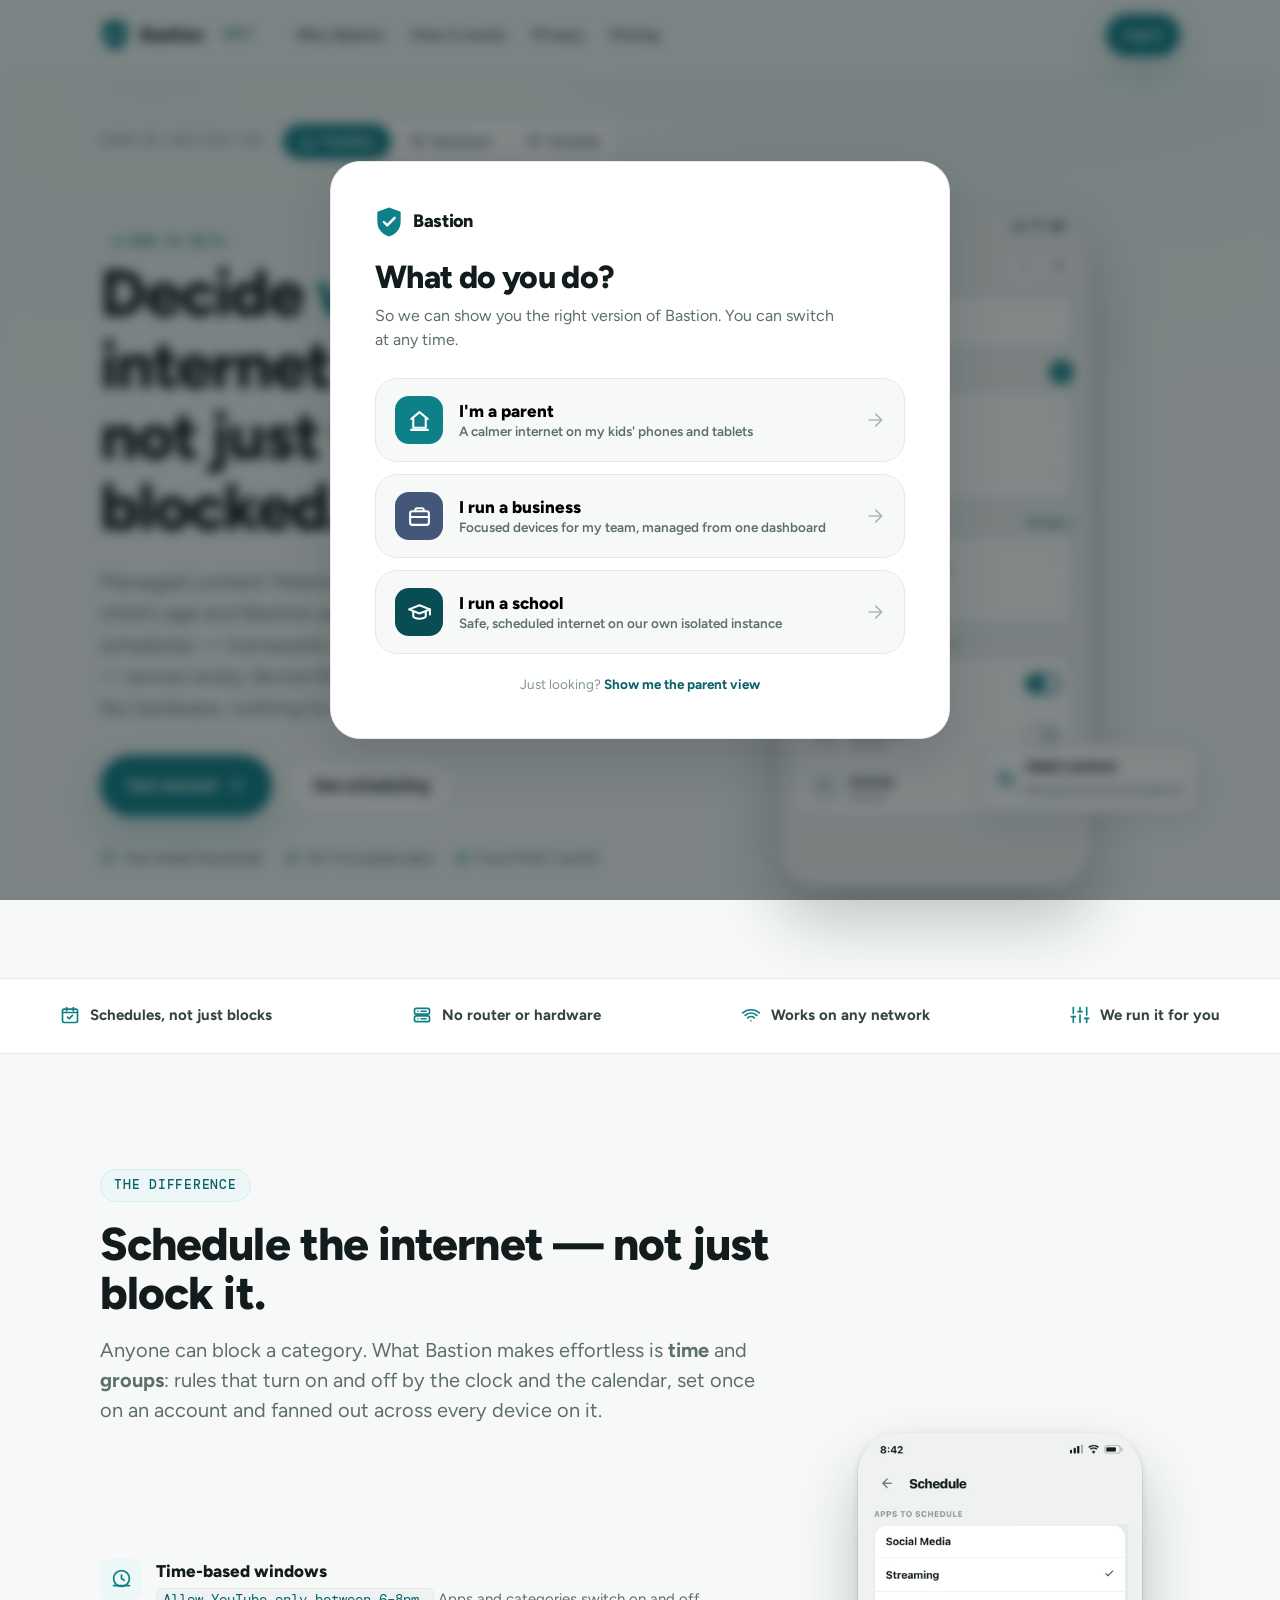
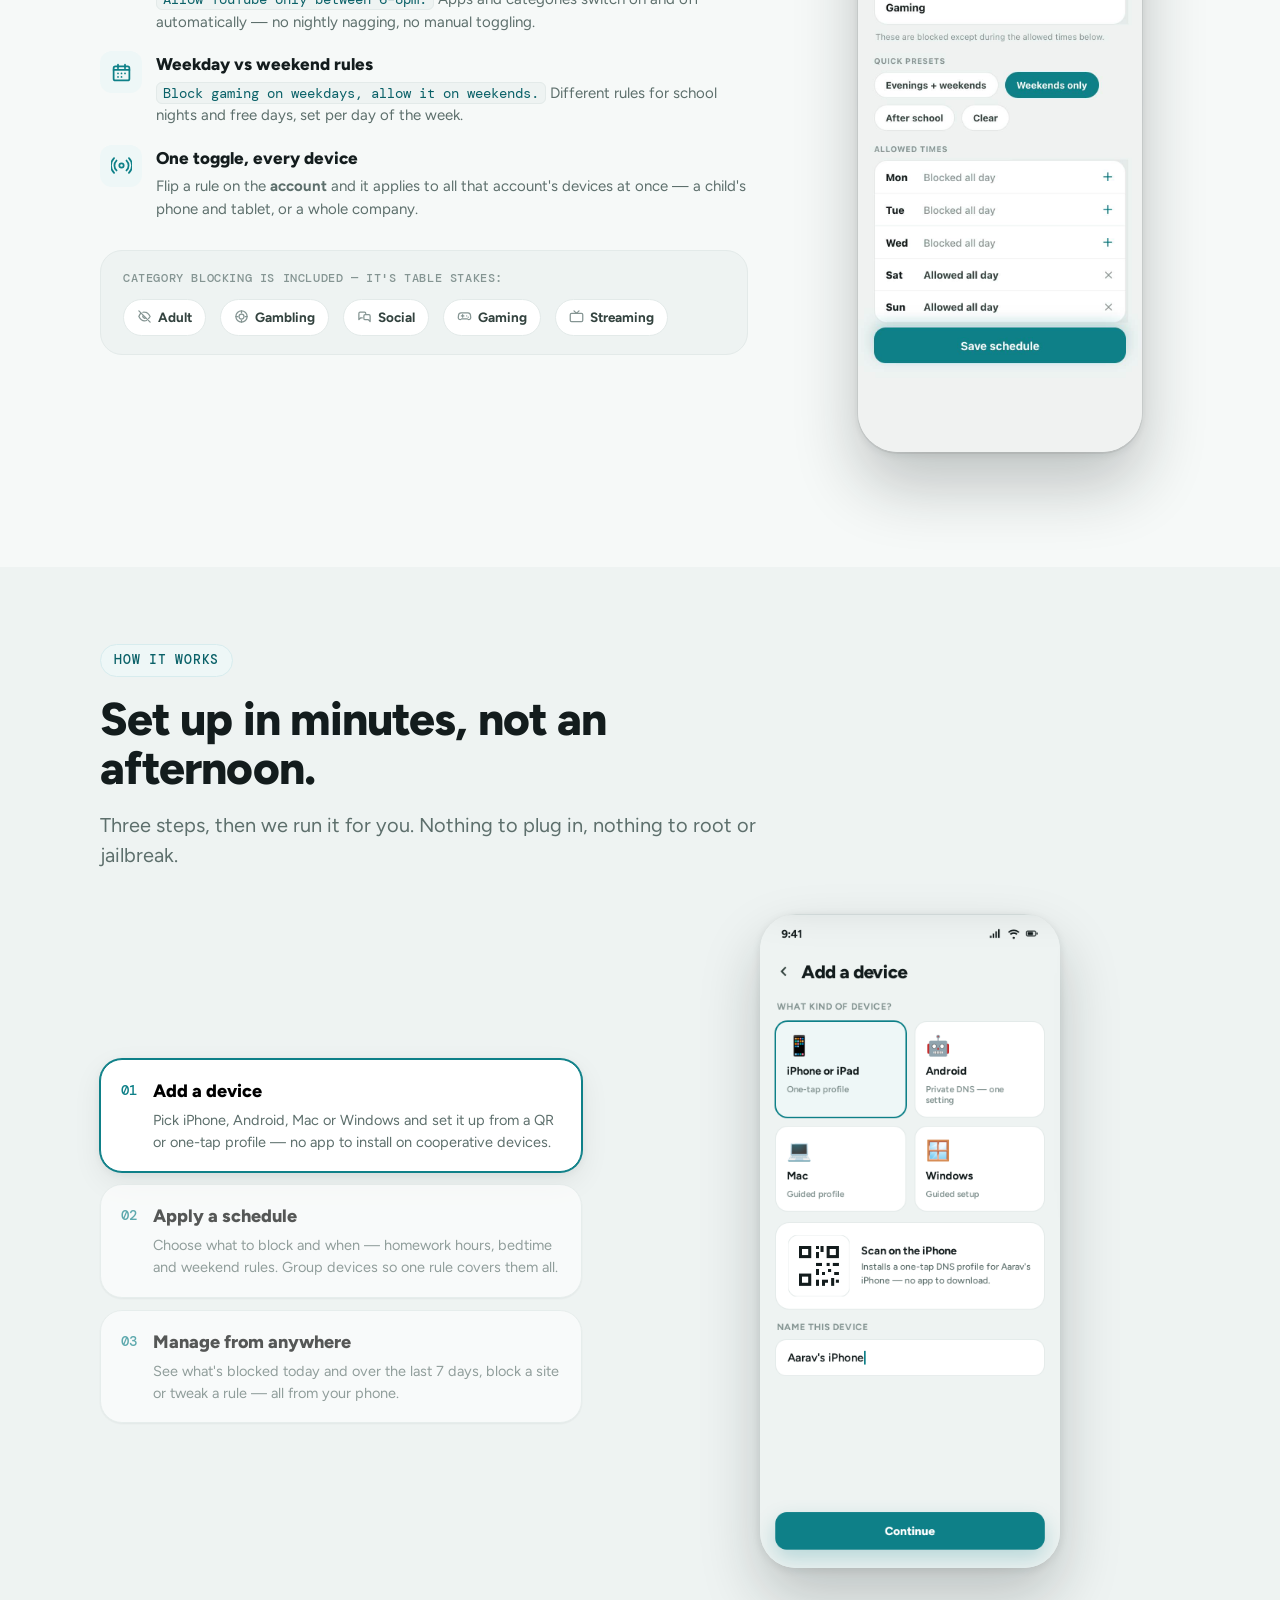
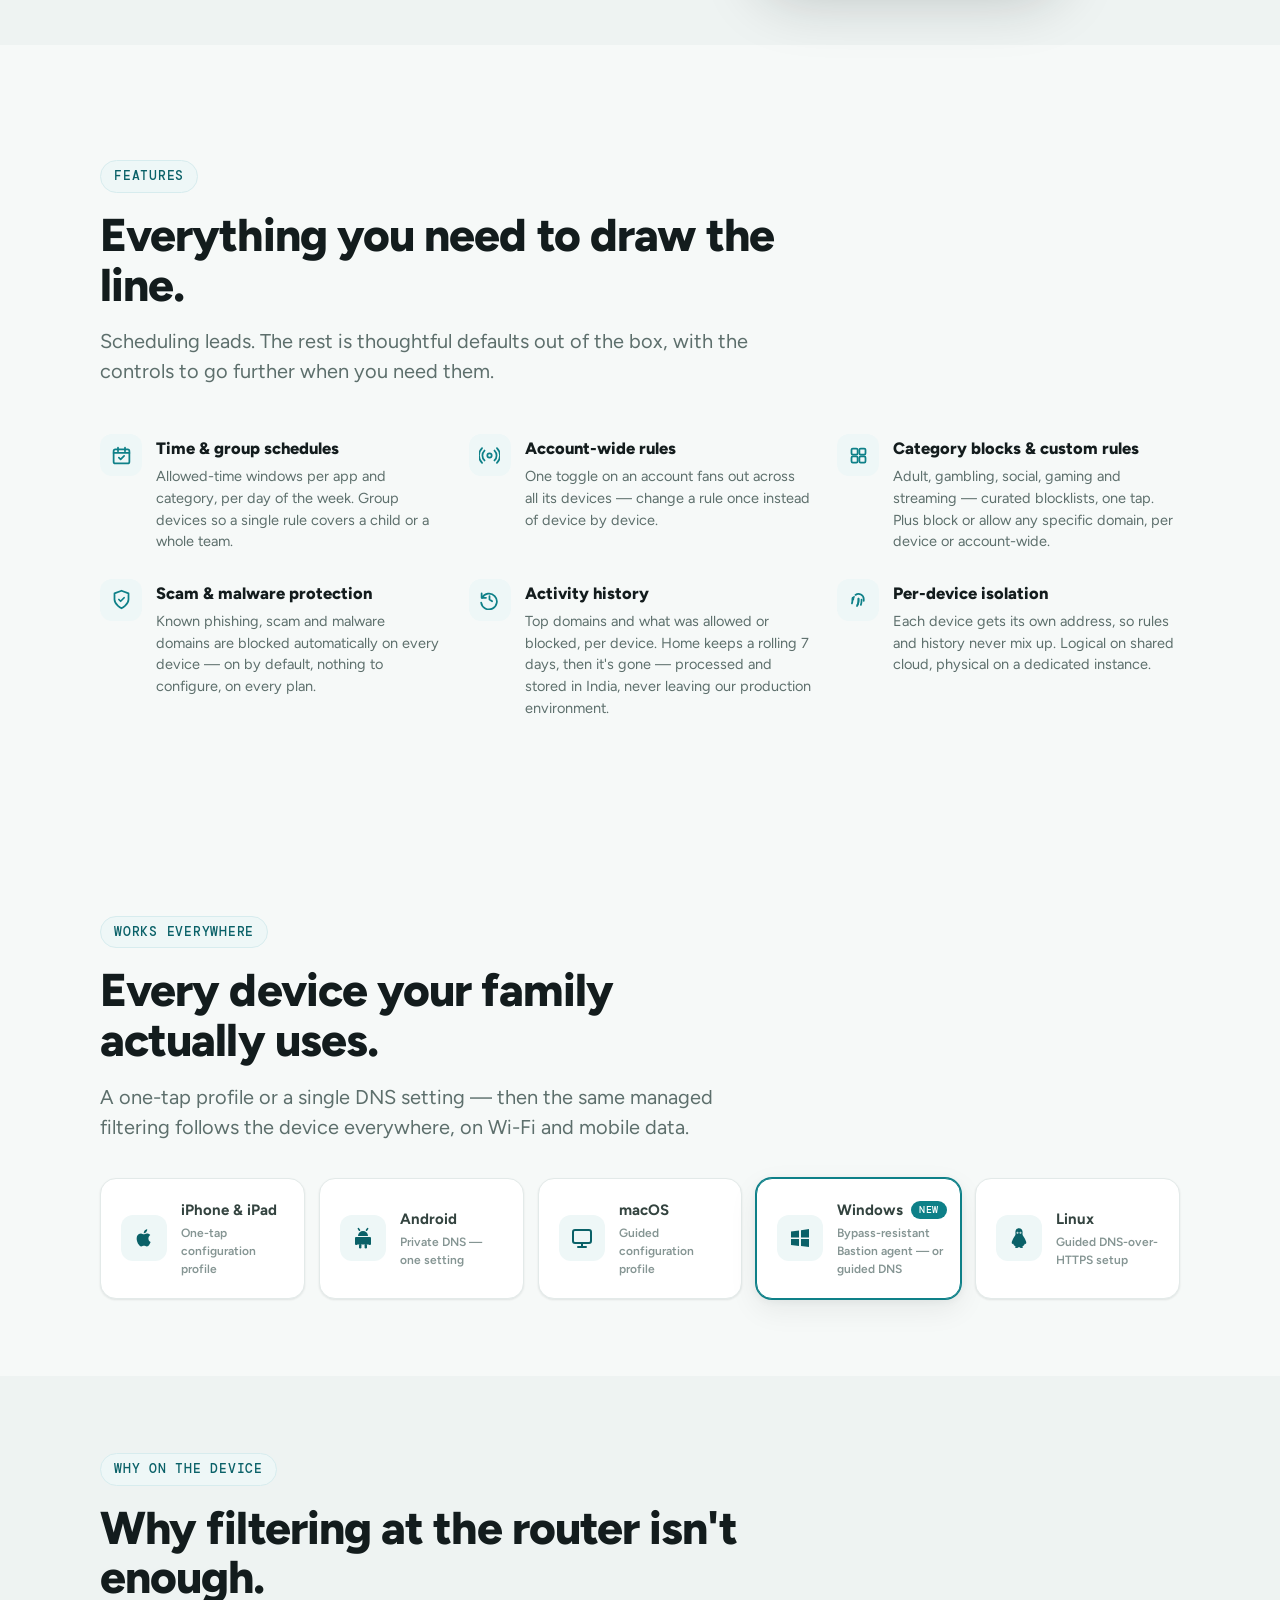
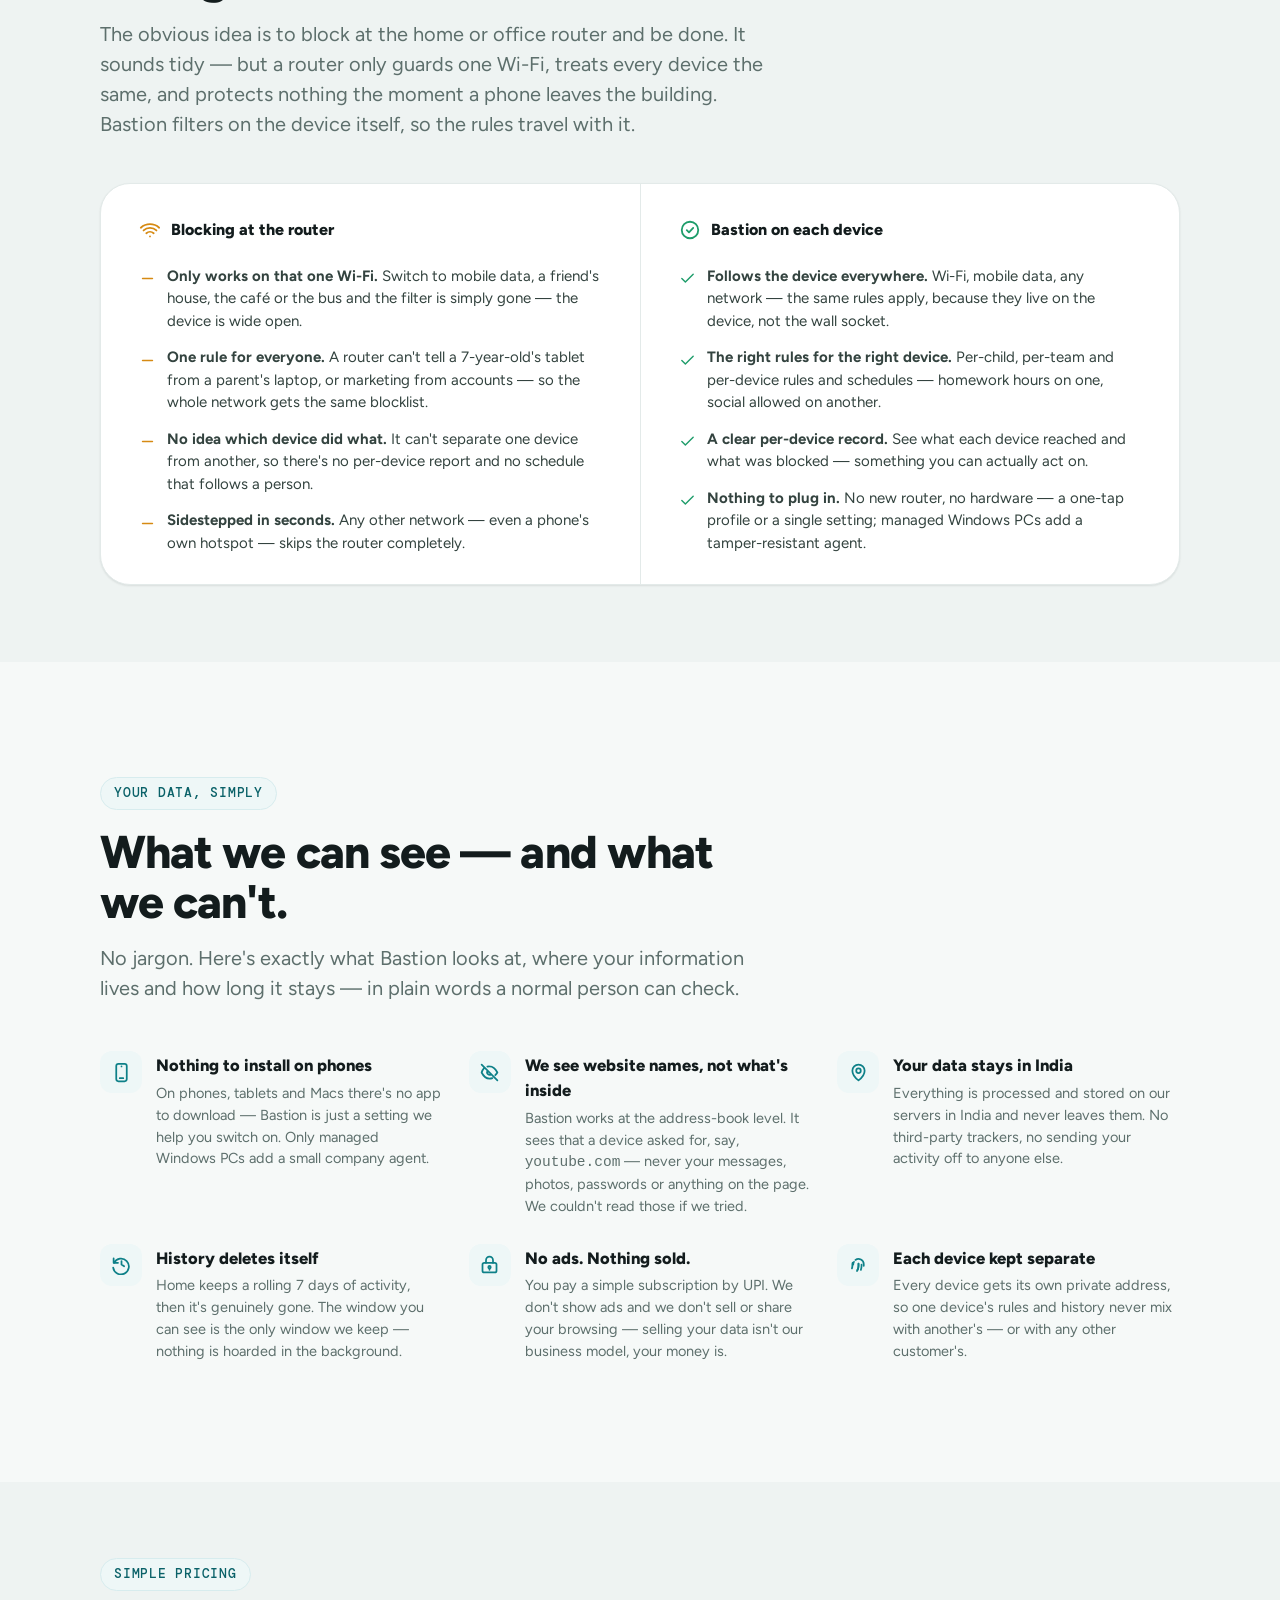
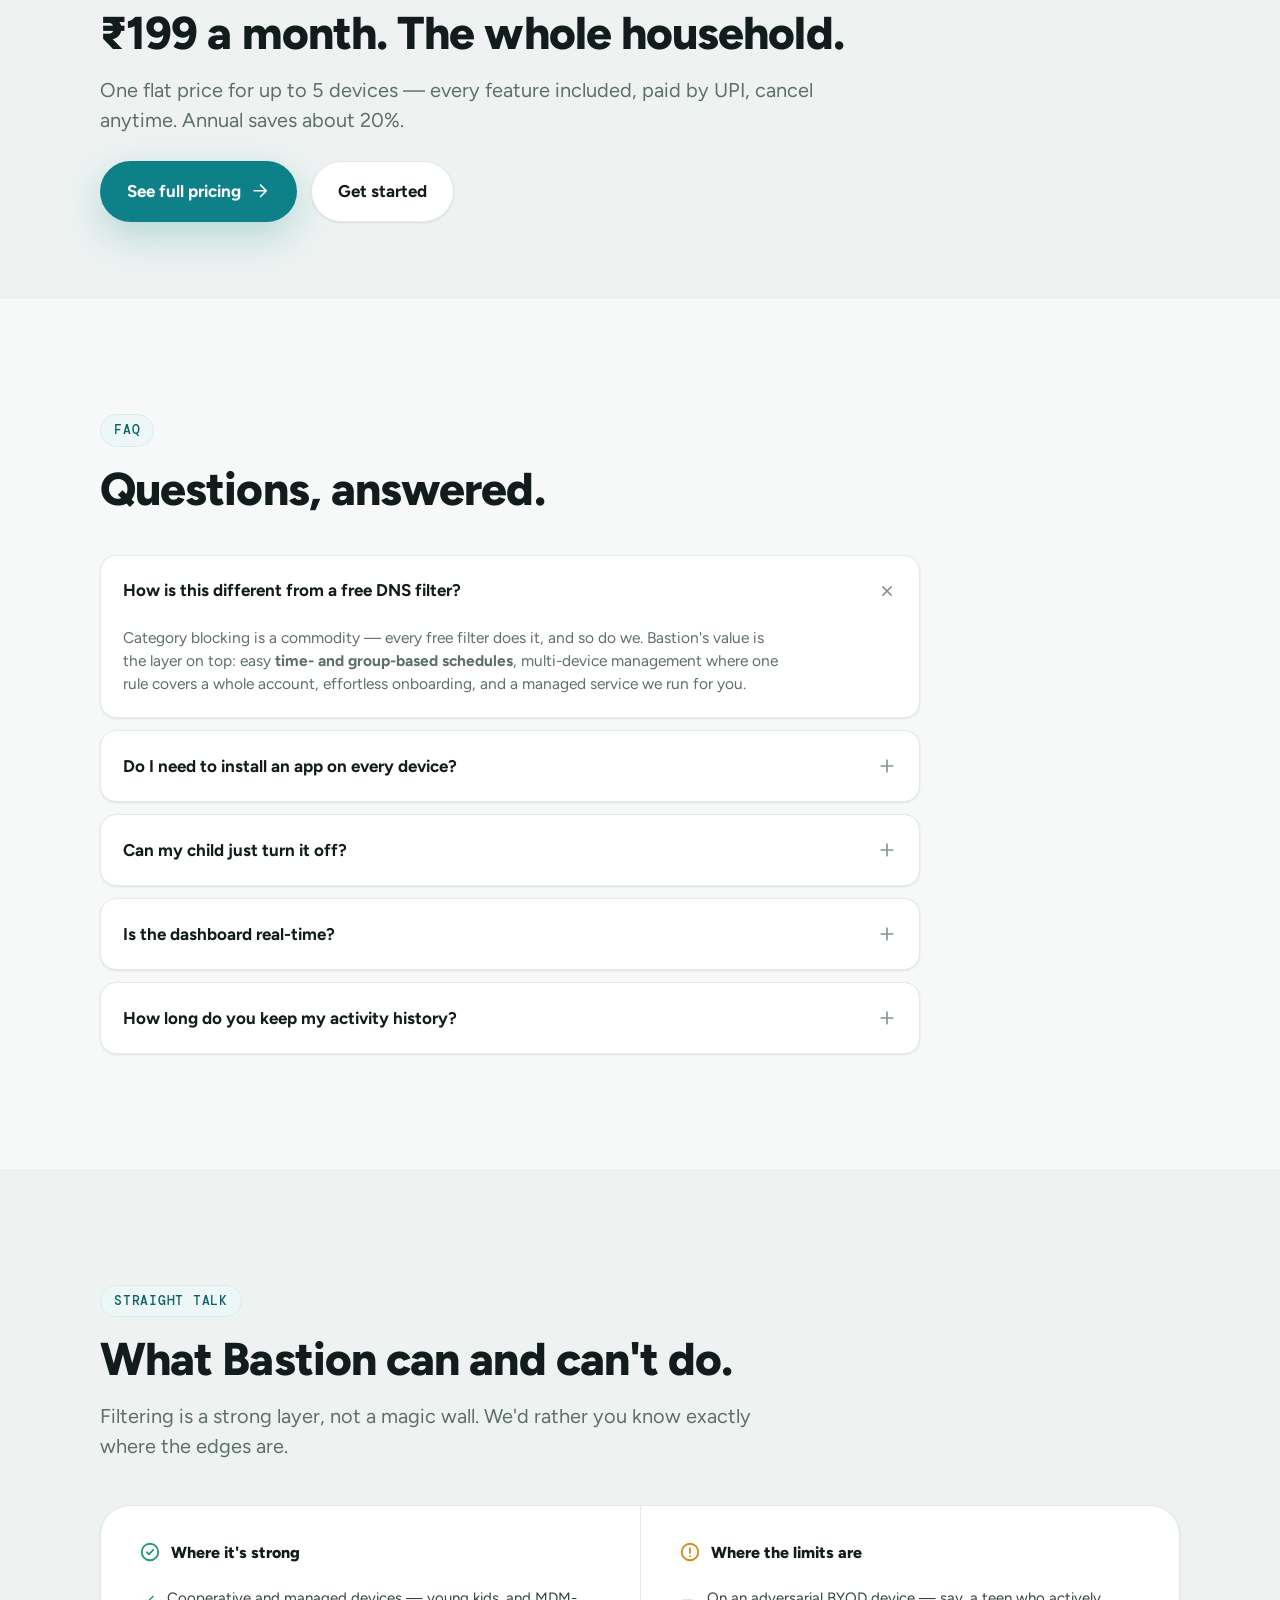
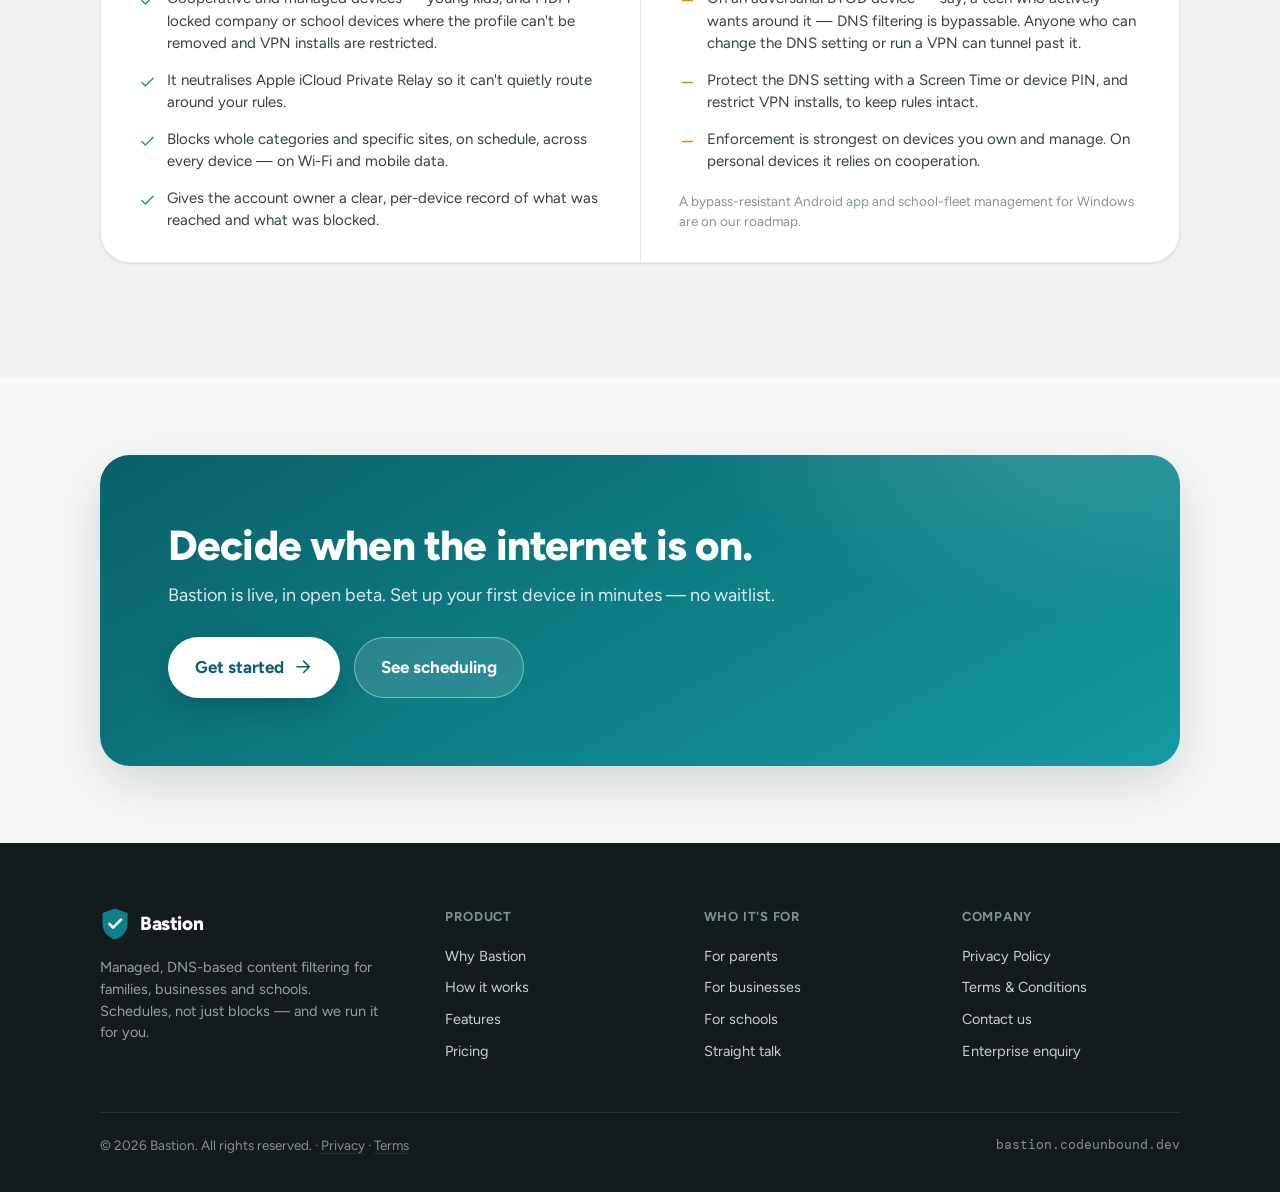
<file: index.html>
<!DOCTYPE html>
<html lang="en" data-persona="family">
<head>
  <meta charset="UTF-8" />
  <meta name="viewport" content="width=device-width, initial-scale=1.0" />
  <title>Bastion — Schedule the internet on the devices you manage</title>
  <meta name="description" content="Bastion is managed DNS-based content filtering for Indian families, businesses and schools. Set time- and group-based schedules — not just category blocks — and run it all from one place." />

  <link rel="preconnect" href="https://fonts.googleapis.com" />
  <link rel="preconnect" href="https://fonts.gstatic.com" crossorigin />
  <link href="https://fonts.googleapis.com/css2?family=Figtree:wght@400;500;600;700;800&family=DM+Mono:wght@400;500&display=swap" rel="stylesheet" />
  <link rel="stylesheet" href="bastion-site.css" />
  <link rel="icon" type="image/svg+xml" href="/favicon.svg" />
  <link rel="icon" type="image/png" sizes="32x32" href="/favicon-32.png" />
  <link rel="icon" type="image/png" sizes="16x16" href="/favicon-16.png" />
  <link rel="apple-touch-icon" href="/apple-touch-icon.png" />
  <meta property="og:type" content="website" />
  <meta property="og:site_name" content="Bastion" />
  <meta property="og:title" content="Bastion — Schedule the internet on the devices you manage" />
  <meta property="og:description" content="Managed DNS-based content filtering for Indian families, businesses and schools. Time- and group-based schedules — not just category blocks — run for you from one place." />
  <meta property="og:url" content="https://bastion.codeunbound.dev/" />
  <meta property="og:image" content="https://bastion.codeunbound.dev/og-image.png" />
  <meta name="twitter:card" content="summary" />
  <meta name="twitter:title" content="Bastion" />
  <meta name="twitter:description" content="Managed content filtering with time- and group-based scheduling for families, businesses and schools." />
  <meta name="twitter:image" content="https://bastion.codeunbound.dev/og-image.png" />
  <style>
    .hero__switchbar { display: flex; align-items: center; gap: 14px; flex-wrap: wrap; padding-top: clamp(28px, 4vw, 48px); }
    .hero__switchbar .lab { font-family: var(--mono); font-size: 12.5px; font-weight: 500; text-transform: uppercase; letter-spacing: .05em; color: var(--ink-400); }
    .hero .hero__grid { padding-top: clamp(28px, 4vw, 44px); }
  </style>
</head>
<body>

  <!-- ============================== PERSONA GATE ============================== -->
  <div class="gate" id="gate" role="dialog" aria-modal="true" aria-labelledby="gate-title">
    <div class="gate__card">
      <div class="gate__mark">
        <svg viewBox="0 0 30 34" fill="none" xmlns="http://www.w3.org/2000/svg" aria-hidden="true">
          <path d="M15 1.5 L27.5 6 V16.5 C27.5 25 21.8 30.4 15 32.5 C8.2 30.4 2.5 25 2.5 16.5 V6 Z" fill="#0e8088"/>
          <path d="M9.5 17 l3.6 3.6 L21 12.6" stroke="#fff" stroke-width="2.6" fill="none" stroke-linecap="round" stroke-linejoin="round"/>
        </svg>
        Bastion
      </div>
      <h2 id="gate-title">What do you do?</h2>
      <p class="gate__sub">So we can show you the right version of Bastion. You can switch at any time.</p>
      <div class="gate__opts">
        <button class="gate__opt gate__opt--f" onclick="choosePersona('family')">
          <span class="gate__opt-ic"><i class="ph-fill ph-house-line"></i></span>
          <span><span class="gate__opt-tt">I'm a parent</span><span class="gate__opt-ds">A calmer internet on my kids' phones and tablets</span></span>
          <i class="ph ph-arrow-right gate__opt-go"></i>
        </button>
        <button class="gate__opt gate__opt--b" onclick="choosePersona('business')">
          <span class="gate__opt-ic"><i class="ph-fill ph-briefcase"></i></span>
          <span><span class="gate__opt-tt">I run a business</span><span class="gate__opt-ds">Focused devices for my team, managed from one dashboard</span></span>
          <i class="ph ph-arrow-right gate__opt-go"></i>
        </button>
        <button class="gate__opt gate__opt--s" onclick="choosePersona('school')">
          <span class="gate__opt-ic"><i class="ph-fill ph-graduation-cap"></i></span>
          <span><span class="gate__opt-tt">I run a school</span><span class="gate__opt-ds">Safe, scheduled internet on our own isolated instance</span></span>
          <i class="ph ph-arrow-right gate__opt-go"></i>
        </button>
      </div>
      <p class="gate__skip">Just looking? <button onclick="choosePersona('family')">Show me the parent view</button></p>
    </div>
  </div>

  <!-- ============================== NAV ============================== -->
  <header class="nav" id="nav">
    <div class="wrap nav__in">
      <a class="brand" href="index.html" data-screen-label="logo">
        <svg class="brand__mark" viewBox="0 0 30 34" fill="none" xmlns="http://www.w3.org/2000/svg" aria-hidden="true">
          <path d="M15 1.5 L27.5 6 V16.5 C27.5 25 21.8 30.4 15 32.5 C8.2 30.4 2.5 25 2.5 16.5 V6 Z" fill="#0e8088"/>
          <path d="M9.5 17 l3.6 3.6 L21 12.6" stroke="#fff" stroke-width="2.6" fill="none" stroke-linecap="round" stroke-linejoin="round"/>
        </svg>
        Bastion<span class="brand__beta">Beta</span>
      </a>
      <nav class="nav__links">
        <a href="#why">Why Bastion</a>
        <a href="#how">How it works</a>
        <a href="#privacy">Privacy</a>
        <a href="pricing.html">Pricing</a>
      </nav>
      <div class="nav__spacer"></div>
      <div class="nav__cta">
        <a class="btn btn--primary btn--sm" href="https://dash.bastion.codeunbound.dev">Log in</a>
      </div>
    </div>
  </header>

  <!-- ============================== HERO ============================== -->
  <section class="hero">
    <div class="wrap">
      <div class="hero__switchbar" data-screen-label="persona switch">
        <span class="lab">Show me Bastion for</span>
        <div class="pswitch" id="pswitch" role="tablist" aria-label="Choose your view">
          <button data-p="family" role="tab" onclick="setPersona('family', true)"><i class="ph-fill ph-house-line"></i><span>Families</span></button>
          <button data-p="business" role="tab" onclick="setPersona('business', true)"><i class="ph-fill ph-briefcase"></i><span>Business</span></button>
          <button data-p="school" role="tab" onclick="setPersona('school', true)"><i class="ph-fill ph-graduation-cap"></i><span>Schools</span></button>
        </div>
      </div>

      <!-- FAMILY -->
      <div class="hero__variant" data-for="family" data-screen-label="hero · family">
        <div class="hero__grid">
          <div class="hero__copy">
            <span class="eyebrow"><span class="dot"></span> Now in beta</span>
            <h1>Decide <span class="accent">when</span> the internet is on — not just what's blocked.</h1>
            <p class="hero__sub">Managed content filtering for your kids' devices. Pick a child's age and Bastion applies sensible rules and schedules — homework hours, bedtime, weekend limits — across every device they use. Set it once; it runs itself. No hardware, nothing to install on cooperative devices.</p>
            <div class="hero__cta">
              <a class="btn btn--primary btn--lg" href="https://dash.bastion.codeunbound.dev">Get started <i class="ph ph-arrow-right"></i></a>
              <a class="btn btn--ghost btn--lg" href="#why">See scheduling</a>
            </div>
            <div class="hero__trust">
              <span><i class="ph-fill ph-check-circle"></i> Your whole household</span>
              <span><i class="ph-fill ph-check-circle"></i> Wi-Fi &amp; mobile data</span>
              <span><i class="ph-fill ph-check-circle"></i> From ₹149 / month</span>
            </div>
          </div>
          <div class="hero__visual">
            <div class="phone-glow"></div>
            <img class="app-shot" src="img/app-family.png" alt="Bastion family dashboard — devices and schedules" />
            <div class="float-chip float-chip--a">
              <i class="ph-fill ph-moon-stars" style="color:var(--teal-600)"></i>
              <span><b>Bedtime · 9:30 PM</b><small>Applies to every device</small></span>
            </div>
            <div class="float-chip float-chip--b">
              <i class="ph-fill ph-eye-slash" style="color:var(--teal-600)"></i>
              <span><b>Adult content</b><small>Blocked across the household</small></span>
            </div>
          </div>
        </div>
      </div>

      <!-- BUSINESS -->
      <div class="hero__variant" data-for="business" data-screen-label="hero · business">
        <div class="hero__grid">
          <div class="hero__copy">
            <span class="eyebrow"><span class="dot"></span> Now in beta</span>
            <h1>The office filter that <span class="accent">doesn’t get switched off.</span></h1>
            <p class="hero__sub">Managed content filtering for the devices you run. A flat DNS block breaks someone's job by lunchtime — Bastion does groups: each team gets rules that fit its work, scam and phishing domains stay blocked for everyone, and per-employee reports show what's happening on the devices you own. No IT hire needed.</p>
            <div class="hero__cta">
              <a class="btn btn--primary btn--lg" href="https://dash.bastion.codeunbound.dev">Get started <i class="ph ph-arrow-right"></i></a>
              <a class="btn btn--ghost btn--lg" href="#how">See how it works</a>
            </div>
            <div class="hero__trust">
              <span><i class="ph-fill ph-check-circle"></i> Different rules per team</span>
              <span><i class="ph-fill ph-check-circle"></i> MDM &amp; BYOD setup</span>
              <span><i class="ph-fill ph-check-circle"></i> From ₹499 / month</span>
            </div>
          </div>
          <div class="hero__visual">
            <div class="phone-glow"></div>
            <img class="app-shot app-shot--desk" src="img/app-business.png" alt="Bastion Fleet console — a company's Windows agents and managed phones in one roster" />
            <div class="float-chip float-chip--a">
              <i class="ph-fill ph-shield-check" style="color:var(--slate-600)"></i>
              <span><b>Scam link blocked</b><small>Automatic, on every device</small></span>
            </div>
            <div class="float-chip float-chip--b">
              <i class="ph-fill ph-squares-four" style="color:var(--slate-600)"></i>
              <span><b>Marketing · social allowed</b><small>Back office · blocked all day</small></span>
            </div>
          </div>
        </div>
      </div>

      <!-- SCHOOL -->
      <div class="hero__variant" data-for="school" data-screen-label="hero · school">
        <div class="hero__grid">
          <div class="hero__copy">
            <span class="eyebrow"><span class="dot"></span> Now in beta</span>
            <h1>A <span class="accent">safe</span>, age-appropriate internet on every school device.</h1>
            <p class="hero__sub">Parents trust your school with their children. Bastion helps you show that trust is kept — age-appropriate rules for every grade, a documented record if a parent or the board ever asks, and exam lockdown — all run for you on your own isolated instance, with support and an SLA.</p>
            <div class="hero__cta">
              <a class="btn btn--primary btn--lg" href="mailto:support@bastion.codeunbound.dev?subject=Bastion%20for%20schools">Talk to us <i class="ph ph-arrow-right"></i></a>
              <a class="btn btn--ghost btn--lg" href="#how">See how it works</a>
            </div>
            <div class="hero__trust">
              <span><i class="ph-fill ph-check-circle"></i> Dedicated isolated instance</span>
              <span><i class="ph-fill ph-check-circle"></i> Reporting &amp; 30 / 90-day history</span>
              <span><i class="ph-fill ph-check-circle"></i> Support &amp; SLA</span>
            </div>
          </div>
          <div class="hero__visual">
            <div class="phone-glow"></div>
            <img class="app-shot app-shot--desk" src="img/app-school.png" alt="Bastion Activity console — per-device record across the school's fleet on a dedicated instance" />
            <div class="float-chip float-chip--a">
              <i class="ph-fill ph-exam" style="color:var(--teal-800)"></i>
              <span><b>Exam lockdown</b><small>Tighten rules for exam week</small></span>
            </div>
            <div class="float-chip float-chip--b">
              <i class="ph-fill ph-file-text" style="color:var(--teal-800)"></i>
              <span><b>Safeguarding report</b><small>A record for parents &amp; management</small></span>
            </div>
          </div>
        </div>
      </div>
    </div>
  </section>

  <!-- ============================== TRUST STRIP ============================== -->
  <div class="strip">
    <div class="pv" data-for="family">
      <div class="wrap strip__in">
        <div class="strip__item"><i class="ph-fill ph-calendar-check"></i> Schedules, not just blocks</div>
        <div class="strip__item"><i class="ph-fill ph-hard-drives"></i> No router or hardware</div>
        <div class="strip__item"><i class="ph-fill ph-wifi-high"></i> Works on any network</div>
        <div class="strip__item"><i class="ph-fill ph-faders"></i> We run it for you</div>
      </div>
    </div>
    <div class="pv" data-for="business">
      <div class="wrap strip__in">
        <div class="strip__item"><i class="ph-fill ph-squares-four"></i> Different rules for different teams</div>
        <div class="strip__item"><i class="ph-fill ph-shield-check"></i> Scam &amp; phishing blocked for all</div>
        <div class="strip__item"><i class="ph-fill ph-chart-bar"></i> Per-employee reports</div>
        <div class="strip__item"><i class="ph-fill ph-faders"></i> No IT hire needed</div>
      </div>
    </div>
    <div class="pv" data-for="school">
      <div class="wrap strip__in">
        <div class="strip__item"><i class="ph-fill ph-file-text"></i> Documented safeguarding record</div>
        <div class="strip__item"><i class="ph-fill ph-hard-drives"></i> Your own isolated instance</div>
        <div class="strip__item"><i class="ph-fill ph-exam"></i> Exam lockdown</div>
        <div class="strip__item"><i class="ph-fill ph-seal-check"></i> Support &amp; SLA</div>
      </div>
    </div>
  </div>

  <!-- ============================== SCHEDULING SPOTLIGHT (the differentiator) ============================== -->
  <section class="section" id="why">
    <div class="wrap">
      <!-- FAMILY · schedules ARE the pitch -->
      <div class="pv" data-for="family">
      <div class="section-head reveal">
        <span class="eyebrow">The difference</span>
        <h2>Schedule the internet — not just block it.</h2>
        <p class="lead">Anyone can block a category. What Bastion makes effortless is <b>time</b> and <b>groups</b>: rules that turn on and off by the clock and the calendar, set once on an account and fanned out across every device on it.</p>
      </div>

      <div class="spotlight">
        <div>
          <ul class="sched-points">
            <li>
              <span class="sched-points__ic"><i class="ph-fill ph-clock-afternoon"></i></span>
              <div><h4>Time-based windows</h4><p><code>Allow YouTube only between 6–8pm.</code> Apps and categories switch on and off automatically — no nightly nagging, no manual toggling.</p></div>
            </li>
            <li>
              <span class="sched-points__ic"><i class="ph-fill ph-calendar-dots"></i></span>
              <div><h4>Weekday vs weekend rules</h4><p><code>Block gaming on weekdays, allow it on weekends.</code> Different rules for school nights and free days, set per day of the week.</p></div>
            </li>
            <li>
              <span class="sched-points__ic"><i class="ph-fill ph-broadcast"></i></span>
              <div><h4>One toggle, every device</h4><p>Flip a rule on the <b>account</b> and it applies to all that account's devices at once — a child's phone and tablet, or a whole company.</p></div>
            </li>
          </ul>

          <div class="stakes">
            <span class="stakes__lab">Category blocking is included — it's table stakes:</span>
            <span class="stakes__chip"><i class="ph-fill ph-eye-slash"></i> Adult</span>
            <span class="stakes__chip"><i class="ph-fill ph-poker-chip"></i> Gambling</span>
            <span class="stakes__chip"><i class="ph-fill ph-chats-circle"></i> Social</span>
            <span class="stakes__chip"><i class="ph-fill ph-game-controller"></i> Gaming</span>
            <span class="stakes__chip"><i class="ph-fill ph-television"></i> Streaming</span>
          </div>
        </div>

        <div class="spotlight__visual">
          <div class="phone-glow"></div>
          <img class="app-shot app-shot--sm" src="img/app-schedule.png" alt="Bastion schedule editor — apps, presets and allowed times" />
        </div>
      </div>
      </div>

      <!-- BUSINESS · money → bad click → record -->
      <div class="pv" data-for="business">
      <div class="section-head reveal">
        <span class="eyebrow">The difference</span>
        <h2>One rule for everyone is why filters get switched off.</h2>
        <p class="lead">You've probably tried a flat DNS block — and by lunch, marketing needed Instagram. So the block grew holes until someone quietly turned it off. Bastion is built for how an office actually works: rules per team, a security floor for everyone, and a record you can check.</p>
      </div>

      <div class="spotlight">
        <div>
          <ul class="sched-points">
            <li>
              <span class="sched-points__ic"><i class="ph-fill ph-squares-four"></i></span>
              <div><h4>Groups, not one big switch</h4><p><code>Marketing — social allowed. Accounts — blocked all day.</code> Put devices in groups once and every rule fits the team it's for. New joiner? Add them to the group — done.</p></div>
            </li>
            <li>
              <span class="sched-points__ic"><i class="ph-fill ph-shield-check"></i></span>
              <div><h4>A floor that's never traded away</h4><p>Allowing social for marketing never means allowing the bad click. Known scam, phishing and malware domains stay blocked for every group — on by default, on every device.</p></div>
            </li>
            <li>
              <span class="sched-points__ic"><i class="ph-fill ph-chart-bar"></i></span>
              <div><h4>Know if something's wrong</h4><p>Per-employee reports on company-owned devices — top domains and what was blocked, by group. Not surveillance theatre; a record you can act on when something looks off.</p></div>
            </li>
          </ul>

          <div class="stakes">
            <span class="stakes__lab">Category blocking is included — it's table stakes:</span>
            <span class="stakes__chip"><i class="ph-fill ph-eye-slash"></i> Adult</span>
            <span class="stakes__chip"><i class="ph-fill ph-poker-chip"></i> Gambling</span>
            <span class="stakes__chip"><i class="ph-fill ph-chats-circle"></i> Social</span>
            <span class="stakes__chip"><i class="ph-fill ph-game-controller"></i> Gaming</span>
            <span class="stakes__chip"><i class="ph-fill ph-television"></i> Streaming</span>
          </div>
        </div>

        <div class="spotlight__visual">
          <div class="phone-glow"></div>
          <img class="app-shot app-shot--card" src="img/app-groups-business.png" alt="Bastion groups &amp; schedules — per-team rules and a work-hours schedule for the fleet" />
        </div>
      </div>
      </div>

      <!-- SCHOOL · safeguarding record → school day → isolation -->
      <div class="pv" data-for="school">
      <div class="section-head reveal">
        <span class="eyebrow">The difference</span>
        <h2>When a parent asks, you'll have the answer.</h2>
        <p class="lead">Parents trust the school with their children's attention and safety. Bastion turns that duty into something you can show — age-appropriate filtering on every school device, with a documented record behind it, run for you on your own instance.</p>
      </div>

      <div class="spotlight">
        <div>
          <ul class="sched-points">
            <li>
              <span class="sched-points__ic"><i class="ph-fill ph-file-text"></i></span>
              <div><h4>A record, not a reassurance</h4><p>Per-device history kept for 30 or 90 days on your own server. If a parent or the board asks what happened, the answer is a report — not a shrug.</p></div>
            </li>
            <li>
              <span class="sched-points__ic"><i class="ph-fill ph-exam"></i></span>
              <div><h4>The right rules for every grade — and every period</h4><p>Class 6 isn't Class 12. Grade-wise groups keep rules age-appropriate, schedules track the timetable and lab periods, and everything tightens into exam lockdown when integrity matters most.</p></div>
            </li>
            <li>
              <span class="sched-points__ic"><i class="ph-fill ph-hard-drives"></i></span>
              <div><h4>Your students' data, on your server</h4><p>A dedicated, physically isolated instance — never pooled with other customers, supported with an SLA. A line you can repeat to parents.</p></div>
            </li>
          </ul>

          <div class="stakes">
            <span class="stakes__lab">Category blocking is included — it's table stakes:</span>
            <span class="stakes__chip"><i class="ph-fill ph-eye-slash"></i> Adult</span>
            <span class="stakes__chip"><i class="ph-fill ph-poker-chip"></i> Gambling</span>
            <span class="stakes__chip"><i class="ph-fill ph-chats-circle"></i> Social</span>
            <span class="stakes__chip"><i class="ph-fill ph-game-controller"></i> Gaming</span>
            <span class="stakes__chip"><i class="ph-fill ph-television"></i> Streaming</span>
          </div>
        </div>

        <div class="spotlight__visual">
          <div class="phone-glow"></div>
          <img class="app-shot app-shot--card" src="img/app-groups-school.png" alt="Bastion groups &amp; schedules — grade-wise groups, timetable and exam-week lockdown" />
        </div>
      </div>
      </div>
    </div>
  </section>

  <!-- ============================== HOW IT WORKS ============================== -->
  <section class="section section--tight" id="how" style="background:var(--bg);">
    <div class="wrap">
      <div class="section-head reveal">
        <span class="eyebrow">How it works</span>
        <h2><span class="p-only p-family">Set up in minutes, not an afternoon.</span><span class="p-only p-business">Onboard the whole office from one key.</span><span class="p-only p-school">Onboard a whole lab from one key.</span></h2>
        <p class="lead">Three steps, then we run it for you. <span class="p-only p-family">Nothing to plug in, nothing to root or jailbreak.</span><span class="p-only p-business">One installer for every Windows PC — nothing to plug in.</span><span class="p-only p-school">One installer for every lab PC — nothing to plug in.</span></p>
      </div>

      <!-- FAMILY · device setup -->
      <div class="howx pv reveal" data-for="family">
        <div class="howx__list">
          <button class="howx__step is-active" onclick="howStep(this,0)"><span class="howx__num">01</span><span class="howx__txt"><b>Add a device</b><span>Pick iPhone, Android, Mac or Windows and set it up from a QR or one-tap profile — no app to install on cooperative devices.</span></span></button>
          <button class="howx__step" onclick="howStep(this,1)"><span class="howx__num">02</span><span class="howx__txt"><b>Apply a schedule</b><span>Choose what to block and when — homework hours, bedtime and weekend rules. Group devices so one rule covers them all.</span></span></button>
          <button class="howx__step" onclick="howStep(this,2)"><span class="howx__num">03</span><span class="howx__txt"><b>Manage from anywhere</b><span>See what's blocked today and over the last 7 days, block a site or tweak a rule — all from your phone.</span></span></button>
        </div>
        <div class="howx__stage">
          <img class="howx__shot howx__shot--phone is-active" src="img/app-setup-family.png" alt="Add a device — pick a platform, set up from a QR or one-tap profile" />
          <img class="howx__shot howx__shot--phone" src="img/app-schedule.png" alt="Apply a schedule — apps, presets and allowed times" />
          <img class="howx__shot howx__shot--phone" src="img/app-family.png" alt="Manage from anywhere — the family dashboard" />
        </div>
      </div>

      <!-- BUSINESS · fleet onboarding -->
      <div class="howx pv reveal" data-for="business">
        <div class="howx__list">
          <button class="howx__step is-active" onclick="howStep(this,0)"><span class="howx__num">01</span><span class="howx__txt"><b>Roll out one installer</b><span>Mint a key and download the fleet pack — the Bastion agent plus a ready-to-run install command. Push it to every company Windows PC; phones and Macs get a profile.</span></span></button>
          <button class="howx__step" onclick="howStep(this,1)"><span class="howx__num">02</span><span class="howx__txt"><b>Approve machines in bulk</b><span>PCs self-enrol into an approval queue. Eyeball the serials, select all, and approve the whole batch in one click.</span></span></button>
          <button class="howx__step" onclick="howStep(this,2)"><span class="howx__num">03</span><span class="howx__txt"><b>Watch fleet health</b><span>One roster shows every machine's agent version and status — and flags any that's gone silent or had its filter reverted.</span></span></button>
        </div>
        <div class="howx__stage">
          <img class="howx__shot howx__shot--desk is-active" src="img/app-fleetpack.png" alt="Roll out one installer — mint a key, download the fleet pack, run msiexec" />
          <img class="howx__shot howx__shot--desk" src="img/app-approve.png" alt="Approve machines in bulk — the enrollment approval queue" />
          <img class="howx__shot howx__shot--desk" src="img/app-business.png" alt="Watch fleet health — the device roster with statuses" />
        </div>
      </div>

      <!-- SCHOOL · fleet onboarding -->
      <div class="howx pv reveal" data-for="school">
        <div class="howx__list">
          <button class="howx__step is-active" onclick="howStep(this,0)"><span class="howx__num">01</span><span class="howx__txt"><b>Roll out one installer</b><span>Mint a key and download the fleet pack — the agent plus a ready-to-run install command. Push it to every lab Windows PC; iPads and Macs get an MDM profile.</span></span></button>
          <button class="howx__step" onclick="howStep(this,1)"><span class="howx__num">02</span><span class="howx__txt"><b>Approve a whole lab</b><span>Lab PCs self-enrol into an approval queue. Check the serials and approve a whole lab at once — clones with duplicate serials are flagged.</span></span></button>
          <button class="howx__step" onclick="howStep(this,2)"><span class="howx__num">03</span><span class="howx__txt"><b>Keep the record</b><span>Per-device activity becomes a documented record — what each machine reached and what was blocked, ready when a parent or the board asks.</span></span></button>
        </div>
        <div class="howx__stage">
          <img class="howx__shot howx__shot--desk is-active" src="img/app-fleetpack.png" alt="Roll out one installer — mint a key, download the fleet pack, run msiexec" />
          <img class="howx__shot howx__shot--desk" src="img/app-approve.png" alt="Approve a whole lab — the enrollment approval queue with duplicate-serial flags" />
          <img class="howx__shot howx__shot--desk" src="img/app-school.png" alt="Keep the record — the per-device Activity console" />
        </div>
      </div>
    </div>
  </section>

  <!-- ============================== FEATURES ============================== -->
  <section class="section" id="features">
    <div class="wrap">
      <div class="section-head reveal">
        <span class="eyebrow">Features</span>
        <h2>Everything you need to draw the line.</h2>
        <p class="lead"><span class="p-only p-family">Scheduling leads.</span><span class="p-only p-business">Protection leads.</span><span class="p-only p-school">Accountability leads.</span> The rest is thoughtful defaults out of the box, with the controls to go further when you need them.</p>
      </div>
      <div class="feat">
        <div class="feat__item feat__item--fleet reveal"><span class="feat__ic"><i class="ph-fill ph-monitor-check"></i></span><div><h4>Fleet enrolment &amp; health</h4><p>One installer brings every company or school Windows PC on board — approve them in bulk, see each machine's agent version, and spot any that has gone silent or had its filter reverted.</p></div></div>
        <div class="feat__item reveal"><span class="feat__ic"><i class="ph-fill ph-calendar-check"></i></span><div><h4>Time &amp; group schedules</h4><p>Allowed-time windows per app and category, per day of the week. Group devices so a single rule covers a child or a whole team.</p></div></div>
        <div class="feat__item reveal"><span class="feat__ic"><i class="ph-fill ph-broadcast"></i></span><div><h4>Account-wide rules</h4><p>One toggle on an account fans out across all its devices — change a rule once instead of device by device.</p></div></div>
        <div class="feat__item reveal"><span class="feat__ic"><i class="ph-fill ph-squares-four"></i></span><div><h4>Category blocks &amp; custom rules</h4><p>Adult, gambling, social, gaming and streaming — curated blocklists, one tap. Plus block or allow any specific domain, per device or account-wide.</p></div></div>
        <div class="feat__item reveal"><span class="feat__ic"><i class="ph-fill ph-shield-check"></i></span><div><h4>Scam &amp; malware protection</h4><p>Known phishing, scam and malware domains are blocked automatically on every device — on by default, nothing to configure, on every plan.</p></div></div>
        <div class="feat__item reveal"><span class="feat__ic"><i class="ph-fill ph-clock-counter-clockwise"></i></span><div><h4>Activity history</h4><p>Top domains and what was allowed or blocked, per device. Home keeps a rolling 7 days, then it's gone — processed and stored in India, never leaving our production environment.</p></div></div>
        <div class="feat__item reveal"><span class="feat__ic"><i class="ph-fill ph-fingerprint"></i></span><div><h4>Per-device isolation</h4><p>Each device gets its own address, so rules and history never mix up. Logical on shared cloud, physical on a dedicated instance.</p></div></div>
      </div>
    </div>
  </section>

  <!-- ============================== PLATFORMS ============================== -->
  <section class="section section--tight">
    <div class="wrap">
      <div class="section-head reveal">
        <span class="eyebrow">Works everywhere</span>
        <h2>Every device <span class="p-only p-family">your family actually uses.</span><span class="p-only p-business">your team actually uses.</span><span class="p-only p-school">your students actually use.</span></h2>
        <p class="lead">A one-tap profile or a single DNS setting — then the same managed filtering follows the device everywhere, on Wi-Fi and mobile data.</p>
      </div>
      <div class="plats reveal">
        <div class="plat"><span class="plat__ic"><i class="ph-fill ph-apple-logo"></i></span><div class="plat__t"><b>iPhone &amp; iPad</b><small>One-tap configuration profile</small></div></div>
        <div class="plat"><span class="plat__ic"><i class="ph-fill ph-android-logo"></i></span><div class="plat__t"><b>Android</b><small>Private DNS — one setting</small></div></div>
        <div class="plat"><span class="plat__ic"><i class="ph-fill ph-desktop"></i></span><div class="plat__t"><b>macOS</b><small>Guided configuration profile</small></div></div>
        <div class="plat plat--hi"><span class="plat__ic"><i class="ph-fill ph-windows-logo"></i></span><div class="plat__t"><b>Windows <span class="plat__tag">New</span></b><small>Bypass-resistant Bastion agent — or guided DNS</small></div></div>
        <div class="plat"><span class="plat__ic"><i class="ph-fill ph-linux-logo"></i></span><div class="plat__t"><b>Linux</b><small>Guided DNS-over-HTTPS setup</small></div></div>
      </div>
    </div>
  </section>

  <!-- ============================== WHY PER-DEVICE (vs router) ============================== -->
  <section class="section section--tight" id="router" style="background:var(--bg);">
    <div class="wrap">
      <div class="section-head reveal">
        <span class="eyebrow">Why on the device</span>
        <h2>Why filtering at the router isn't enough.</h2>
        <p class="lead">The obvious idea is to block at the home or office router and be done. It sounds tidy — but a router only guards one Wi-Fi, treats every device the same, and protects nothing the moment a phone leaves the building. Bastion filters on the device itself, so the rules travel with it.</p>
      </div>
      <div class="honest reveal">
        <div class="honest__cols">
          <div class="honest__col cant">
            <div class="honest__h cant"><i class="ph-fill ph-wifi-high"></i> Blocking at the router</div>
            <ul class="honest__list">
              <li><i class="ph-fill ph-minus"></i> <span><b>Only works on that one Wi-Fi.</b> Switch to mobile data, a friend's house, the café or the bus and the filter is simply gone — the device is wide open.</span></li>
              <li><i class="ph-fill ph-minus"></i> <span><b>One rule for everyone.</b> A router can't tell a 7-year-old's tablet from a parent's laptop, or marketing from accounts — so the whole network gets the same blocklist.</span></li>
              <li><i class="ph-fill ph-minus"></i> <span><b>No idea which device did what.</b> It can't separate one device from another, so there's no per-device report and no schedule that follows a person.</span></li>
              <li><i class="ph-fill ph-minus"></i> <span><b>Sidestepped in seconds.</b> Any other network — even a phone's own hotspot — skips the router completely.</span></li>
            </ul>
          </div>
          <div class="honest__col can">
            <div class="honest__h can"><i class="ph-fill ph-check-circle"></i> Bastion on each device</div>
            <ul class="honest__list">
              <li><i class="ph-fill ph-check"></i> <span><b>Follows the device everywhere.</b> Wi-Fi, mobile data, any network — the same rules apply, because they live on the device, not the wall socket.</span></li>
              <li><i class="ph-fill ph-check"></i> <span><b>The right rules for the right device.</b> Per-child, per-team and per-device rules and schedules — homework hours on one, social allowed on another.</span></li>
              <li><i class="ph-fill ph-check"></i> <span><b>A clear per-device record.</b> See what each device reached and what was blocked — something you can actually act on.</span></li>
              <li><i class="ph-fill ph-check"></i> <span><b>Nothing to plug in.</b> No new router, no hardware — a one-tap profile or a single setting; managed Windows PCs add a tamper-resistant agent.</span></li>
            </ul>
          </div>
        </div>
      </div>
    </div>
  </section>

  <!-- ============================== PRIVACY · PLAIN WORDS ============================== -->
  <section class="section" id="privacy">
    <div class="wrap">
      <div class="section-head reveal">
        <span class="eyebrow">Your data, simply</span>
        <h2>What we can see — and what we can't.</h2>
        <p class="lead">No jargon. Here's exactly what Bastion looks at, where your information lives and how long it stays — in plain words a normal person can check.</p>
      </div>
      <div class="feat">
        <div class="feat__item reveal"><span class="feat__ic"><i class="ph-fill ph-device-mobile-camera"></i></span><div><h4>Nothing to install on phones</h4><p>On phones, tablets and Macs there's no app to download — Bastion is just a setting we help you switch on. Only managed Windows PCs add a small company agent.</p></div></div>
        <div class="feat__item reveal"><span class="feat__ic"><i class="ph-fill ph-eye-slash"></i></span><div><h4>We see website names, not what's inside</h4><p>Bastion works at the address-book level. It sees that a device asked for, say, <code>youtube.com</code> — never your messages, photos, passwords or anything on the page. We couldn't read those if we tried.</p></div></div>
        <div class="feat__item reveal"><span class="feat__ic"><i class="ph-fill ph-map-pin"></i></span><div><h4>Your data stays in India</h4><p>Everything is processed and stored on our servers in India and never leaves them. No third-party trackers, no sending your activity off to anyone else.</p></div></div>
        <div class="feat__item reveal"><span class="feat__ic"><i class="ph-fill ph-clock-counter-clockwise"></i></span><div><h4>History deletes itself</h4><p>Home keeps a rolling 7 days of activity, then it's genuinely gone. The window you can see is the only window we keep — nothing is hoarded in the background.</p></div></div>
        <div class="feat__item reveal"><span class="feat__ic"><i class="ph-fill ph-lock-key"></i></span><div><h4>No ads. Nothing sold.</h4><p>You pay a simple subscription by UPI. We don't show ads and we don't sell or share your browsing — selling your data isn't our business model, your money is.</p></div></div>
        <div class="feat__item reveal"><span class="feat__ic"><i class="ph-fill ph-fingerprint"></i></span><div><h4>Each device kept separate</h4><p>Every device gets its own private address, so one device's rules and history never mix with another's — or with any other customer's.</p></div></div>
      </div>
    </div>
  </section>

  <!-- ============================== PRICING TEASER ============================== -->
  <section class="section section--tight" style="background:var(--bg);">
    <div class="wrap">
      <div class="pv" data-for="family">
      <div class="section-head reveal" style="max-width:760px;">
        <span class="eyebrow">Simple pricing</span>
        <h2>₹199 a month. The whole household.</h2>
        <p class="lead">One flat price for up to 5 devices — every feature included, paid by UPI, cancel anytime. Annual saves about 20%.</p>
        <div style="margin-top:26px; display:flex; gap:14px; flex-wrap:wrap;">
          <a class="btn btn--primary btn--lg" href="pricing.html">See full pricing <i class="ph ph-arrow-right"></i></a>
          <a class="btn btn--ghost btn--lg" href="https://dash.bastion.codeunbound.dev">Get started</a>
        </div>
      </div>
      </div>
      <div class="pv" data-for="business">
      <div class="section-head reveal" style="max-width:760px;">
        <span class="eyebrow">Simple pricing</span>
        <h2>₹599 a month. First 10 devices in.</h2>
        <p class="lead">Then ₹49 per extra device — no cap, and no forced upgrades. GST invoicing included; annual saves about 20%.</p>
        <div style="margin-top:26px; display:flex; gap:14px; flex-wrap:wrap;">
          <a class="btn btn--primary btn--lg" href="pricing.html">See full pricing <i class="ph ph-arrow-right"></i></a>
          <a class="btn btn--ghost btn--lg" href="https://dash.bastion.codeunbound.dev">Get started</a>
        </div>
      </div>
      </div>
      <div class="pv" data-for="school">
      <div class="section-head reveal" style="max-width:760px;">
        <span class="eyebrow">Simple pricing</span>
        <h2>A dedicated instance, sized to your school.</h2>
        <p class="lead">Enterprise is quoted custom — physical isolation, 30 or 90-day retention, provisioning done for you, support and an SLA. GST invoicing included.</p>
        <div style="margin-top:26px; display:flex; gap:14px; flex-wrap:wrap;">
          <a class="btn btn--primary btn--lg" href="mailto:support@bastion.codeunbound.dev?subject=Bastion%20for%20schools">Talk to us <i class="ph ph-arrow-right"></i></a>
          <a class="btn btn--ghost btn--lg" href="pricing.html">See full pricing</a>
        </div>
      </div>
      </div>
    </div>
  </section>

  <!-- ============================== FAQ ============================== -->
  <section class="section" id="faq">
    <div class="wrap">
      <div class="section-head reveal">
        <span class="eyebrow">FAQ</span>
        <h2>Questions, answered.</h2>
      </div>
      <div class="faq">
        <details class="faq__item reveal" open><summary>How is this different from a free DNS filter? <i class="ph ph-plus"></i></summary><p>Category blocking is a commodity — every free filter does it, and so do we. Bastion's value is the layer on top: easy <b>time- and group-based schedules</b>, multi-device management where one rule covers a whole account, effortless onboarding, and a managed service we run for you.</p></details>
        <details class="faq__item reveal"><summary>Do I need to install an app on every device? <i class="ph ph-plus"></i></summary><p>No. Bastion works by setting a device's DNS — on iOS and macOS you install a small configuration profile, and on Android you set a Private DNS hostname. We give you guided, device-specific steps for each platform.</p></details>
        <details class="faq__item reveal"><summary><span>Can <span class="p-only p-family">my child</span><span class="p-only p-business">an employee</span><span class="p-only p-school">a student</span> just turn it off?</span> <i class="ph ph-plus"></i></summary><p>On a device where they can freely change DNS settings, yes — DNS filtering is bypassable by anyone who can change the setting or install a VPN. Protect those settings with a Screen Time passcode or device restrictions. On company- or school-managed devices enrolled via MDM, the profile can't be removed by the user.</p></details>
        <details class="faq__item reveal"><summary>Is the dashboard real-time? <i class="ph ph-plus"></i></summary><p>Not quite — stats are computed in periodic batches, roughly every half hour. We show you blocked today, the last 24 hours and the last 7 days, rather than a live feed.</p></details>
        <details class="faq__item reveal"><summary>How long do you keep my activity history? <i class="ph ph-plus"></i></summary><p>On Home, raw query history is kept for a rolling 7 days and then genuinely deleted. The window you can view is the window we retain. Enterprise instances can keep 30 or 90 days on their own dedicated server. Extending the window only adds data going forward — previously-deleted history doesn't come back. All activity data is processed and stored in India, inside our production environment — it never leaves it.</p></details>
        <details class="faq__item pv" data-for="business"><summary>What can I see about my employees? <i class="ph ph-plus"></i></summary><p>Domain-level activity only — which sites were reached or blocked, per device, on the company-owned devices you enrol. Bastion is DNS-based: it never reads page content, messages or keystrokes. History is kept for your plan's window and then deleted.</p></details>
        <details class="faq__item pv" data-for="business"><summary>Do you provide GST invoices? <i class="ph ph-plus"></i></summary><p>Yes — Team and Enterprise plans include GST invoicing. Home plans are paid via UPI.</p></details>
        <details class="faq__item pv" data-for="school"><summary>Is our school's data separate from other customers? <i class="ph ph-plus"></i></summary><p>Yes. Enterprise runs on a dedicated VPS provisioned for your school — physical isolation, not just logical. History (30 or 90 days) stays on your own instance, and all activity data is processed and stored in India.</p></details>
      </div>
    </div>
  </section>

  <!-- ============================== STRAIGHT TALK ============================== -->
  <section class="section" id="honest" style="background:var(--bg);">
    <div class="wrap">
      <div class="section-head reveal">
        <span class="eyebrow">Straight talk</span>
        <h2>What Bastion can and can't do.</h2>
        <p class="lead">Filtering is a strong layer, not a magic wall. We'd rather you know exactly where the edges are.</p>
      </div>
      <div class="honest reveal">
        <div class="honest__cols">
          <div class="honest__col can">
            <div class="honest__h can"><i class="ph-fill ph-check-circle"></i> Where it's strong</div>
            <ul class="honest__list">
              <li><i class="ph-fill ph-check"></i> Cooperative and managed devices — young kids, and MDM-locked company or school devices where the profile can't be removed and VPN installs are restricted.</li>
              <li><i class="ph-fill ph-check"></i> It neutralises Apple iCloud Private Relay so it can't quietly route around your rules.</li>
              <li><i class="ph-fill ph-check"></i> Blocks whole categories and specific sites, on schedule, across every device — on Wi-Fi and mobile data.</li>
              <li><i class="ph-fill ph-check"></i> Gives the account owner a clear, per-device record of what was reached and what was blocked.</li>
            </ul>
          </div>
          <div class="honest__col cant">
            <div class="honest__h cant"><i class="ph-fill ph-warning-circle"></i> Where the limits are</div>
            <ul class="honest__list">
              <li><i class="ph-fill ph-minus"></i> On an adversarial BYOD device — say, a teen who actively wants around it — DNS filtering is bypassable. Anyone who can change the DNS setting or run a VPN can tunnel past it.</li>
              <li><i class="ph-fill ph-minus"></i> Protect the DNS setting with a Screen Time or device PIN, and restrict VPN installs, to keep rules intact.</li>
              <li><i class="ph-fill ph-minus"></i> Enforcement is strongest on devices you own and manage. On personal devices it relies on cooperation.</li>
            </ul>
            <p style="margin-top:18px; font-size:13.5px; color:var(--ink-400);">A bypass-resistant Android app and school-fleet management for Windows are on our roadmap.</p>
          </div>
        </div>
        <div class="honest__note pv" data-for="business">
          <b>What you see — and what your team should know.</b> Bastion reads domain names only — never page content, messages or keystrokes. Reports cover the company-owned devices you enrol, and history is kept for your plan's window, then deleted. Most owners say so up front — our acceptable-use policy templates make that easy.
        </div>
        <div class="honest__note pv" data-for="school">
          <b>What the school sees — and what students should know.</b> Domain names only — never page content, messages or keystrokes. Reports cover school-owned, managed devices, and the record stays on your own instance for 30 or 90 days. It exists to protect students and staff alike — and it's worth saying so openly.
        </div>
      </div>
    </div>
  </section>

  <!-- ============================== CTA BAND ============================== -->
  <section class="section section--tight">
    <div class="wrap">
      <div class="ctaband reveal">
        <div class="ctaband__in">
          <div class="pv" data-for="family">
            <h2>Decide when the internet is on.</h2>
            <p>Bastion is live, in open beta. Set up your first device in minutes — no waitlist.</p>
            <div class="btns">
              <a class="btn btn--onteal btn--lg" href="https://dash.bastion.codeunbound.dev">Get started <i class="ph ph-arrow-right"></i></a>
              <a class="btn btn--onteal-ghost btn--lg" href="#why">See scheduling</a>
            </div>
          </div>
          <div class="pv" data-for="business">
            <h2>A filter the whole office can live with.</h2>
            <p>Bastion is live, in open beta. Group the team's devices in minutes — 10 included from ₹599 a month.</p>
            <div class="btns">
              <a class="btn btn--onteal btn--lg" href="https://dash.bastion.codeunbound.dev">Get started <i class="ph ph-arrow-right"></i></a>
              <a class="btn btn--onteal-ghost btn--lg" href="pricing.html">See pricing</a>
            </div>
          </div>
          <div class="pv" data-for="school">
            <h2>Show parents the trust is kept.</h2>
            <p>Tell us about your school — we'll provision a dedicated instance and run it for you.</p>
            <div class="btns">
              <a class="btn btn--onteal btn--lg" href="mailto:support@bastion.codeunbound.dev?subject=Bastion%20for%20schools">Talk to us <i class="ph ph-arrow-right"></i></a>
              <a class="btn btn--onteal-ghost btn--lg" href="#how">See how it works</a>
            </div>
          </div>
        </div>
      </div>
    </div>
  </section>

  <!-- ============================== FOOTER ============================== -->
  <footer class="footer">
    <div class="wrap">
      <div class="footer__grid">
        <div>
          <a class="brand" href="index.html">
            <svg class="brand__mark" viewBox="0 0 30 34" fill="none" xmlns="http://www.w3.org/2000/svg" aria-hidden="true">
              <path d="M15 1.5 L27.5 6 V16.5 C27.5 25 21.8 30.4 15 32.5 C8.2 30.4 2.5 25 2.5 16.5 V6 Z" fill="#0e8088"/>
              <path d="M9.5 17 l3.6 3.6 L21 12.6" stroke="#fff" stroke-width="2.6" fill="none" stroke-linecap="round" stroke-linejoin="round"/>
            </svg>
            Bastion
          </a>
          <p class="footer__about">Managed, DNS-based content filtering for families, businesses and schools. Schedules, not just blocks — and we run it for you.</p>
        </div>
        <div class="footer__col">
          <h4>Product</h4>
          <a href="#why">Why Bastion</a>
          <a href="#how">How it works</a>
          <a href="#features">Features</a>
          <a href="pricing.html">Pricing</a>
        </div>
        <div class="footer__col">
          <h4>Who it's for</h4>
          <a href="#why" onclick="setPersona('family',true)">For parents</a>
          <a href="#why" onclick="setPersona('business',true)">For businesses</a>
          <a href="#why" onclick="setPersona('school',true)">For schools</a>
          <a href="#honest">Straight talk</a>
        </div>
        <div class="footer__col">
          <h4>Company</h4>
          <a href="privacy.html">Privacy Policy</a>
          <a href="terms.html">Terms &amp; Conditions</a>
          <a href="mailto:support@bastion.codeunbound.dev">Contact us</a>
          <a href="mailto:support@bastion.codeunbound.dev?subject=Bastion%20enterprise%20enquiry">Enterprise enquiry</a>
        </div>
      </div>
      <div class="footer__bar">
        <span>© 2026 Bastion. All rights reserved. · <a href="privacy.html" style="color:inherit; border-bottom:1px solid #243231;">Privacy</a> · <a href="terms.html" style="color:inherit; border-bottom:1px solid #243231;">Terms</a></span>
        <span class="mono">bastion.codeunbound.dev</span>
      </div>
    </div>
  </footer>

  <script>
    // ---------- Persona system ----------
    var VALID = ['family', 'business', 'school'];
    function setPersona(p, persist) {
      if (VALID.indexOf(p) === -1) p = 'family';
      document.documentElement.setAttribute('data-persona', p);
      document.querySelectorAll('#pswitch button').forEach(function (b) {
        var on = b.getAttribute('data-p') === p;
        b.classList.toggle('is-active', on);
        b.setAttribute('aria-selected', on ? 'true' : 'false');
      });
      if (persist) { try { localStorage.setItem('bastion_persona', p); } catch (e) {} }
    }
    function choosePersona(p) {
      setPersona(p, true);
      closeGate();
    }
    function closeGate() {
      var g = document.getElementById('gate');
      g.classList.remove('is-open');
    }

    // ---------- "How it works" interactive stepper ----------
    function howStep(btn, i) {
      var root = btn.closest('.howx');
      if (!root) return;
      root.querySelectorAll('.howx__step').forEach(function (s) { s.classList.toggle('is-active', s === btn); });
      root.querySelectorAll('.howx__shot').forEach(function (img, idx) { img.classList.toggle('is-active', idx === i); });
    }

    (function init() {
      var stored = null;
      try { stored = localStorage.getItem('bastion_persona'); } catch (e) {}
      if (stored && VALID.indexOf(stored) !== -1) {
        setPersona(stored, false);
      } else {
        setPersona('family', false);
        // show gate only on a genuine first visit
        document.getElementById('gate').classList.add('is-open');
      }
    })();

    // close gate on Escape (falls back to family)
    document.addEventListener('keydown', function (e) {
      if (e.key === 'Escape') { choosePersona(document.documentElement.getAttribute('data-persona') || 'family'); }
    });

    // ---------- Nav shadow ----------
    var nav = document.getElementById('nav');
    var onScroll = function () { nav.classList.toggle('is-stuck', window.scrollY > 8); };
    onScroll();
    window.addEventListener('scroll', onScroll, { passive: true });

    // ---------- Reveal on scroll ----------
    var io = new IntersectionObserver(function (entries) {
      entries.forEach(function (e) { if (e.isIntersecting) { e.target.classList.add('in'); io.unobserve(e.target); } });
    }, { threshold: 0.12, rootMargin: '0px 0px -40px 0px' });
    document.querySelectorAll('.reveal').forEach(function (el) { io.observe(el); });
  </script>
  <script src="icons.js"></script>
</body>
</html>
</file>
<file: bastion-site.css>
/* ============================================================
   Bastion — Marketing site styles
   Reuses the app's brand tokens: calm teal, slate-indigo,
   cool low-sat neutrals, Figtree + DM Mono.
   ============================================================ */

:root {
  /* Brand */
  --teal-800: #084d53;
  --teal-700: #0a6168;
  --teal-600: #0e8088;
  --teal-500: #149aa3;
  --teal-100: #d7ecee;
  --teal-50:  #eef7f7;

  --slate-800: #28344a;
  --slate-700: #33415c;
  --slate-600: #44567a;
  --slate-100: #e6eaf1;
  --slate-50:  #f1f3f8;

  /* Neutrals */
  --ink-900: #131c1d;
  --ink-700: #33433f;
  --ink-500: #5d6f6c;
  --ink-400: #859593;
  --ink-300: #aab8b6;
  --line:    #e3eae9;
  --line-2:  #eef2f1;
  --surface: #ffffff;
  --bg:      #eef3f2;
  --bg-2:    #f6f9f8;

  /* Semantic */
  --allow:    #1f9d6b;
  --allow-50: #e6f5ee;
  --block:    #d68a13;
  --block-50: #fbf0db;
  --danger:   #cf5a4e;

  /* Shape */
  --r-xs: 8px;
  --r-sm: 12px;
  --r-md: 16px;
  --r-lg: 22px;
  --r-xl: 30px;
  --r-pill: 999px;

  /* Shadow */
  --sh-1: 0 1px 2px rgba(19,28,29,.06), 0 1px 3px rgba(19,28,29,.04);
  --sh-2: 0 2px 8px rgba(19,28,29,.06), 0 10px 30px rgba(19,28,29,.07);
  --sh-3: 0 18px 50px rgba(19,28,29,.16);
  --sh-teal: 0 14px 40px rgba(14,128,136,.26);

  --font: "Figtree", system-ui, -apple-system, sans-serif;
  --mono: "DM Mono", ui-monospace, "SF Mono", monospace;

  --maxw: 1160px;
  --pad: clamp(20px, 5vw, 40px);
}

* { box-sizing: border-box; }

html { scroll-behavior: smooth; }

body {
  margin: 0;
  font-family: var(--font);
  color: var(--ink-900);
  background: var(--bg-2);
  -webkit-font-smoothing: antialiased;
  text-rendering: optimizeLegibility;
  line-height: 1.5;
}

a { color: inherit; text-decoration: none; }
img { max-width: 100%; display: block; }

h1, h2, h3 { margin: 0; line-height: 1.08; letter-spacing: -0.02em; font-weight: 800; }
p { margin: 0; }

.wrap { width: 100%; max-width: var(--maxw); margin: 0 auto; padding-left: var(--pad); padding-right: var(--pad); }

.mono { font-family: var(--mono); }

/* ---------- Buttons ---------- */
.btn {
  display: inline-flex; align-items: center; gap: 9px;
  font-family: var(--font); font-weight: 700; font-size: 16px;
  border-radius: var(--r-pill); border: 1px solid transparent;
  padding: 13px 22px; cursor: pointer; transition: transform .12s ease, box-shadow .2s ease, background .2s ease;
  white-space: nowrap;
}
.btn:active { transform: translateY(1px); }
.btn--primary { background: var(--teal-600); color: #fff; box-shadow: var(--sh-teal); }
.btn--primary:hover { background: var(--teal-700); }
.btn--ghost { background: var(--surface); color: var(--ink-900); border-color: var(--line); box-shadow: var(--sh-1); }
.btn--ghost:hover { border-color: var(--ink-300); }
.btn--lg { font-size: 17px; padding: 15px 26px; }
.btn--sm { font-size: 14.5px; padding: 9px 16px; }
.btn i { font-size: 1.15em; }

/* ---------- Pills / eyebrows ---------- */
.eyebrow {
  display: inline-flex; align-items: center; gap: 8px;
  font-family: var(--mono); font-size: 12.5px; font-weight: 500;
  letter-spacing: .06em; text-transform: uppercase;
  color: var(--teal-700); background: var(--teal-50);
  border: 1px solid var(--teal-100); border-radius: var(--r-pill);
  padding: 6px 13px;
}
.eyebrow .dot { width: 7px; height: 7px; border-radius: 50%; background: var(--allow); box-shadow: 0 0 0 3px var(--allow-50); }

.section { padding: clamp(64px, 9vw, 116px) 0; }
.section--tight { padding: clamp(48px, 6vw, 80px) 0; }

.section-head { max-width: 680px; }
.section-head--center { max-width: 760px; margin-left: auto; margin-right: auto; text-align: center; }
.section-head--center .lead { margin-left: auto; margin-right: auto; }
.section-head .eyebrow { margin-bottom: 18px; }
.section-head h2 { font-size: clamp(30px, 4.4vw, 46px); }
.section-head .lead { margin-top: 16px; font-size: clamp(17px, 2vw, 20px); color: var(--ink-500); }

/* ============================================================
   Header / nav
   ============================================================ */
.nav {
  position: sticky; top: 0; z-index: 50;
  background: rgba(246,249,248,.82);
  backdrop-filter: saturate(180%) blur(14px);
  border-bottom: 1px solid transparent;
  transition: border-color .2s ease, background .2s ease;
}
.nav.is-stuck { border-bottom-color: var(--line); }
.nav__in { display: flex; align-items: center; gap: 28px; height: 70px; }
.brand { display: flex; align-items: center; gap: 10px; font-weight: 800; font-size: 19px; letter-spacing: -0.02em; }
.brand__mark { width: 30px; height: 34px; flex: 0 0 auto; }
.brand__beta { margin-left: 4px; font-family: var(--mono); font-size: 9.5px; font-weight: 600; letter-spacing: .06em; text-transform: uppercase; line-height: 1; color: var(--teal-700); background: var(--teal-50); border: 1px solid var(--teal-100); border-radius: 999px; padding: 3px 7px; }
.nav__links { display: flex; align-items: center; gap: 26px; margin-left: 8px; }
.nav__links a { font-size: 15.5px; font-weight: 600; color: var(--ink-700); transition: color .15s ease; }
.nav__links a:hover { color: var(--teal-700); }
.nav__spacer { flex: 1 1 auto; }
.nav__cta { display: flex; align-items: center; gap: 12px; }
.nav__toggle { display: none; }

@media (max-width: 860px) {
  .nav__links { display: none; }
  .nav__cta .btn--ghost { display: none; }
}

/* ============================================================
   Hero
   ============================================================ */
.hero {
  position: relative; overflow: hidden;
  background:
    radial-gradient(120% 80% at 78% -8%, #eaf5f4 0%, rgba(234,245,244,0) 55%),
    radial-gradient(90% 70% at 12% 0%, #f0f5f4 0%, rgba(240,245,244,0) 60%),
    var(--bg-2);
}
.hero__grid {
  display: grid; grid-template-columns: 1.05fr 0.95fr; gap: 48px; align-items: center;
  padding-top: clamp(40px, 6vw, 78px); padding-bottom: clamp(56px, 7vw, 96px);
}
.hero h1 { font-size: clamp(38px, 6vw, 66px); letter-spacing: -0.03em; }
.hero h1 .accent { color: var(--teal-600); }
.hero__sub { margin-top: 22px; font-size: clamp(17px, 2.1vw, 21px); color: var(--ink-500); max-width: 540px; }
.hero__cta { margin-top: 32px; display: flex; align-items: center; gap: 14px; flex-wrap: wrap; }
.hero__trust { margin-top: 30px; display: flex; flex-wrap: wrap; gap: 10px 22px; }
.hero__trust span { display: inline-flex; align-items: center; gap: 7px; font-size: 14px; font-weight: 600; color: var(--ink-500); }
.hero__trust i { color: var(--teal-600); font-size: 16px; }

@media (max-width: 900px) {
  .hero__grid { grid-template-columns: 1fr; gap: 20px; }
  .hero__visual { order: -1; }
}

/* ---------- Hero phone stack ---------- */
.hero__visual { position: relative; display: flex; justify-content: center; align-items: flex-end; min-height: 520px; }
.phone-glow {
  position: absolute; inset: 6% 12% 2%;
  background: radial-gradient(60% 50% at 50% 40%, rgba(14,128,136,.20), rgba(14,128,136,0) 70%);
  filter: blur(8px); z-index: 0;
}

/* ============================================================
   Phone mockup (static, brand-accurate)
   ============================================================ */
.phone {
  position: relative; z-index: 1;
  width: 300px; flex: 0 0 auto;
  background: #0c1517; border-radius: 46px; padding: 11px;
  box-shadow: var(--sh-3), inset 0 0 0 2px rgba(255,255,255,.06);
}
.phone--sm { width: 240px; }
.phone__screen {
  position: relative; border-radius: 36px; overflow: hidden;
  background: var(--bg); height: 600px;
}
.phone--sm .phone__screen { height: 470px; }
.phone__notch {
  position: absolute; top: 10px; left: 50%; transform: translateX(-50%);
  width: 116px; height: 26px; background: #0c1517; border-radius: 999px; z-index: 6;
}
.scr { height: 100%; overflow: hidden; display: flex; flex-direction: column; }
.scr__bar { display: flex; justify-content: space-between; align-items: center; padding: 13px 22px 4px; font-size: 13px; font-weight: 700; }
.scr__bar i { font-size: 14px; margin-left: 4px; }
.scr__body { flex: 1; overflow: hidden; padding: 6px 16px 16px; }

.scr__greet { font-size: 13px; color: var(--ink-400); font-weight: 600; margin-top: 8px; }
.scr__title { font-size: 23px; font-weight: 800; letter-spacing: -0.02em; margin-top: 2px; }

.scr-stat { display: grid; grid-template-columns: 1fr 1fr; gap: 9px; margin-top: 14px; }
.scr-stat__c { background: var(--surface); border: 1px solid var(--line); border-radius: 14px; padding: 11px 13px; box-shadow: var(--sh-1); }
.scr-stat__n { font-size: 21px; font-weight: 800; letter-spacing: -0.01em; }
.scr-stat__l { font-size: 11px; font-weight: 600; color: var(--ink-400); margin-top: 1px; }

.scr-sh { font-size: 12px; font-weight: 700; color: var(--ink-400); text-transform: uppercase; letter-spacing: .05em; margin: 16px 2px 9px; }

.scr-dev { display: flex; align-items: center; gap: 11px; background: var(--surface); border: 1px solid var(--line); border-radius: 15px; padding: 12px 13px; box-shadow: var(--sh-1); margin-bottom: 9px; }
.scr-dev__ic { width: 38px; height: 38px; border-radius: 11px; flex: 0 0 auto; display: grid; place-items: center; background: var(--teal-50); color: var(--teal-600); font-size: 19px; }
.scr-dev__nm { font-size: 14px; font-weight: 700; display: block; }
.scr-dev__meta { font-size: 11.5px; font-weight: 600; color: var(--ink-400); margin-top: 1px; display: flex; align-items: center; gap: 6px; }
.scr-dev__online { display: inline-flex; align-items: center; gap: 5px; color: var(--allow); }
.scr-dev__online .d { width: 6px; height: 6px; border-radius: 50%; background: var(--allow); }

.scr-cat { display: flex; align-items: center; gap: 11px; background: var(--surface); border: 1px solid var(--line); border-radius: 15px; padding: 12px 13px; box-shadow: var(--sh-1); margin-bottom: 9px; }
.scr-cat.is-on { border-color: var(--teal-600); background: var(--teal-50); }
.scr-cat__ic { width: 38px; height: 38px; border-radius: 11px; flex: 0 0 auto; display: grid; place-items: center; font-size: 19px; background: var(--line-2); color: var(--ink-400); }
.scr-cat.is-on .scr-cat__ic { background: var(--teal-600); color: #fff; }
.scr-cat__nm { font-size: 14px; font-weight: 700; display: block; }
.scr-cat__st { font-size: 11.5px; font-weight: 700; color: var(--ink-400); margin-top: 1px; display: block; }
.scr-cat.is-on .scr-cat__st { color: var(--teal-700); }
.scr-sw { width: 44px; height: 26px; border-radius: 999px; background: var(--line); position: relative; flex: 0 0 auto; }
.scr-sw__k { position: absolute; top: 3px; left: 3px; width: 20px; height: 20px; border-radius: 50%; background: #fff; box-shadow: 0 1px 2px rgba(0,0,0,.25); transition: left .2s; }
.scr-cat.is-on .scr-sw { background: var(--teal-600); }
.scr-cat.is-on .scr-sw__k { left: 21px; }

/* SME tinted screen variant */
.scr--sme .scr-dev__ic { background: var(--slate-50); color: var(--slate-600); }
.scr--sme .scr-cat.is-on { border-color: var(--slate-600); background: var(--slate-50); }
.scr--sme .scr-cat.is-on .scr-cat__ic { background: var(--slate-600); }
.scr--sme .scr-cat.is-on .scr-sw { background: var(--slate-600); }
.scr--sme .scr-cat.is-on .scr-cat__st { color: var(--slate-700); }

/* floating chip on hero */
.float-chip {
  position: absolute; z-index: 3; background: var(--surface);
  border: 1px solid var(--line); border-radius: 14px; box-shadow: var(--sh-2);
  padding: 11px 14px; display: flex; align-items: center; gap: 10px;
}
.float-chip i { font-size: 20px; }
.float-chip b { font-size: 14px; font-weight: 800; display: block; white-space: nowrap; }
.float-chip small { font-size: 11.5px; color: var(--ink-400); font-weight: 600; white-space: nowrap; }
.float-chip--a { left: -26px; top: 31%; }
.float-chip--b { right: -18px; bottom: 11%; }
@media (max-width: 520px) { .float-chip { display: none; } }

/* ============================================================
   Trust strip
   ============================================================ */
.strip { border-top: 1px solid var(--line); border-bottom: 1px solid var(--line); background: var(--surface); }
.strip__in { display: flex; flex-wrap: wrap; align-items: center; justify-content: space-between; gap: 18px 30px; padding: 22px 0; }
.strip__item { display: flex; align-items: center; gap: 10px; font-size: 15px; font-weight: 700; color: var(--ink-700); }
.strip__item i { color: var(--accent, var(--teal-600)); font-size: 20px; }
@media (max-width: 760px) {
  .strip__in { display: grid; grid-template-columns: repeat(2, minmax(0, 1fr)); justify-items: start; gap: 14px 20px; padding: 20px 0; }
  .strip__item { font-size: 14px; }
  .strip__item i { font-size: 18px; }
}
@media (max-width: 400px) {
  .strip__in { grid-template-columns: 1fr; }
}

/* ============================================================
   Generic card grid
   ============================================================ */
.grid { display: grid; gap: 20px; }
.grid--3 { grid-template-columns: repeat(3, 1fr); }
.grid--2 { grid-template-columns: repeat(2, 1fr); }
.grid--4 { grid-template-columns: repeat(4, 1fr); }
@media (max-width: 880px) { .grid--3, .grid--4 { grid-template-columns: 1fr 1fr; } }
@media (max-width: 560px) { .grid--3, .grid--4, .grid--2 { grid-template-columns: 1fr; } }

.card {
  background: var(--surface); border: 1px solid var(--line); border-radius: var(--r-lg);
  padding: 26px; box-shadow: var(--sh-1); transition: transform .15s ease, box-shadow .2s ease, border-color .2s ease;
}
.card:hover { transform: translateY(-3px); box-shadow: var(--sh-2); border-color: var(--line); }
.card__ic { width: 50px; height: 50px; border-radius: 14px; display: grid; place-items: center; font-size: 26px; background: var(--teal-50); color: var(--teal-600); margin-bottom: 18px; }
.card__ic--slate { background: var(--slate-50); color: var(--slate-600); }
.card__ic--amber { background: var(--block-50); color: var(--block); }
.card h3 { font-size: 19px; font-weight: 800; }
.card p { margin-top: 9px; color: var(--ink-500); font-size: 15.5px; }

/* ============================================================
   How it works
   ============================================================ */
/* "How it works" — interactive stepper (steps left, screenshot right) */
.howx { display: grid; grid-template-columns: minmax(0, 1fr) minmax(0, 1.12fr); gap: clamp(28px, 4.5vw, 60px); align-items: center; margin-top: 44px; }
@media (max-width: 900px) { .howx { grid-template-columns: 1fr; gap: 30px; } .howx__stage { order: -1; } }
.howx__list { display: flex; flex-direction: column; gap: 12px; }
.howx__step { display: flex; gap: 16px; width: 100%; text-align: left; background: var(--surface); border: 1px solid var(--line); border-radius: var(--r-lg); box-shadow: var(--sh-1); padding: 18px 20px; cursor: pointer; font: inherit; transition: border-color .18s, box-shadow .18s, opacity .18s; }
.howx__step:not(.is-active) { opacity: .64; }
.howx__step:not(.is-active):hover { opacity: .85; }
.howx__step.is-active { border-color: var(--accent); box-shadow: 0 0 0 1px var(--accent), var(--sh-2); opacity: 1; }
.howx__num { font-family: var(--mono); font-size: 14px; font-weight: 500; color: var(--accent); flex: 0 0 auto; padding-top: 2px; }
.howx__txt b { display: block; font-size: 18px; font-weight: 800; }
.howx__txt span { display: block; margin-top: 5px; font-size: 14.5px; color: var(--ink-500); }
/* the stage holds a fixed-aspect box per persona so switching steps never changes
   its height (which would re-centre and shift the step list) */
.howx__stage { position: relative; display: flex; align-items: center; justify-content: center; }
.howx[data-for="family"]   .howx__stage { width: min(300px, 80%); margin: 0 auto; aspect-ratio: 390 / 850; }
.howx[data-for="business"] .howx__stage { aspect-ratio: 2360 / 1744; }
.howx[data-for="school"]   .howx__stage { aspect-ratio: 2360 / 1526; }
.howx__shot { display: none; width: 100%; height: auto; }
.howx__shot.is-active { display: block; }
.howx__shot--phone { border-radius: 36px; box-shadow: 0 2px 8px rgba(19,28,29,.10), 0 30px 60px rgba(19,28,29,.22); }
.howx__shot--desk { border-radius: 16px; box-shadow: 0 2px 8px rgba(19,28,29,.10), 0 30px 60px rgba(19,28,29,.20); }

/* ============================================================
   Audience split
   ============================================================ */
.aud { display: grid; grid-template-columns: repeat(3, 1fr); gap: 20px; margin-top: 44px; }
@media (max-width: 880px) { .aud { grid-template-columns: 1fr; } }
.aud__card { position: relative; overflow: hidden; border-radius: var(--r-xl); padding: 30px; border: 1px solid var(--line); background: var(--surface); box-shadow: var(--sh-1); display: flex; flex-direction: column; }
.aud__card--family { background: linear-gradient(165deg, #effaf9, #ffffff 60%); border-color: var(--teal-100); }
.aud__card--team { background: linear-gradient(165deg, #f2f4fa, #ffffff 60%); border-color: var(--slate-100); }
.aud__card--ent { background: linear-gradient(165deg, #11201f, #18302f); border-color: #1d3a38; color: #eaf3f2; }
.aud__tag { font-family: var(--mono); font-size: 12px; letter-spacing: .06em; text-transform: uppercase; font-weight: 500; }
.aud__card--family .aud__tag { color: var(--teal-700); }
.aud__card--team .aud__tag { color: var(--slate-600); }
.aud__card--ent .aud__tag { color: #6fd2cf; }
.aud__card h3 { font-size: 24px; margin-top: 12px; }
.aud__card p { margin-top: 10px; font-size: 15.5px; color: var(--ink-500); }
.aud__card--ent p { color: #b6cdcb; }
.aud__list { margin: 18px 0 0; padding: 0; list-style: none; display: flex; flex-direction: column; gap: 10px; }
.aud__list li { display: flex; gap: 10px; font-size: 14.5px; font-weight: 600; align-items: flex-start; }
.aud__list i { color: var(--teal-600); font-size: 18px; margin-top: 1px; flex: 0 0 auto; }
.aud__card--team .aud__list i { color: var(--slate-600); }
.aud__card--ent .aud__list i { color: #6fd2cf; }
.aud__foot { margin-top: auto; padding-top: 22px; }
.aud__price { font-size: 15px; font-weight: 700; }
.aud__price b { font-size: 24px; }
.aud__card--ent .aud__price { color: #eaf3f2; }
.aud__more { display: inline-flex; align-items: center; gap: 6px; font-weight: 700; color: var(--teal-700); margin-top: 14px; font-size: 15px; }
.aud__card--team .aud__more { color: var(--slate-600); }
.aud__card--ent .aud__more { color: #6fd2cf; }

/* ============================================================
   Feature list (split)
   ============================================================ */
.feat { display: grid; grid-template-columns: repeat(3, 1fr); gap: 18px 26px; margin-top: 44px; }
@media (max-width: 880px) { .feat { grid-template-columns: 1fr 1fr; } }
@media (max-width: 560px) { .feat { grid-template-columns: 1fr; } }
.feat__item { display: flex; gap: 14px; align-items: flex-start; padding: 4px 0; }
/* fleet enrolment & health is a Tier-2 capability — show only for business & school */
.feat__item--fleet { display: none; }
[data-persona="business"] .feat__item--fleet,
[data-persona="school"]   .feat__item--fleet { display: flex; }
.feat__ic { width: 42px; height: 42px; border-radius: 12px; flex: 0 0 auto; display: grid; place-items: center; font-size: 21px; background: var(--teal-50); color: var(--teal-600); }
.feat__item h4 { font-size: 16.5px; font-weight: 800; margin: 2px 0 0; }
.feat__item p { font-size: 14.5px; color: var(--ink-500); margin-top: 5px; }

/* ============================================================
   Platforms
   ============================================================ */
.plats { display: grid; grid-template-columns: repeat(auto-fit, minmax(184px, 1fr)); gap: 14px; margin-top: 36px; }
.plat { position: relative; display: flex; align-items: center; gap: 14px; background: var(--surface); border: 1px solid var(--line); border-radius: 16px; padding: 20px; box-shadow: var(--sh-1); }
.plat--hi { border-color: var(--accent); box-shadow: 0 0 0 1px var(--accent), var(--sh-2); }
.plat--hi .plat__ic { background: var(--accent-50); color: var(--accent-strong); }
.plat__ic { width: 46px; height: 46px; border-radius: 12px; background: var(--teal-50); color: var(--teal-700); display: grid; place-items: center; flex-shrink: 0; }
.plat__ic i { font-size: 24px; }
.plat__t b { display: flex; align-items: center; gap: 8px; font-weight: 700; font-size: 15px; color: var(--ink-700); }
.plat__tag { font-family: var(--mono); font-size: 9.5px; font-weight: 500; letter-spacing: .04em; text-transform: uppercase; white-space: nowrap; color: #fff; background: var(--accent); border-radius: 999px; padding: 2px 8px; }
.plat small { display: block; font-size: 12px; font-weight: 600; color: var(--ink-400); margin-top: 3px; }
@media (max-width: 460px) { .plats { grid-template-columns: 1fr; } }

/* ============================================================
   Honesty section
   ============================================================ */
.honest { background: var(--surface); border: 1px solid var(--line); border-radius: var(--r-xl); overflow: hidden; box-shadow: var(--sh-1); margin-top: 44px; }
.honest__cols { display: grid; grid-template-columns: 1fr 1fr; }
@media (max-width: 760px) { .honest__cols { grid-template-columns: 1fr; } }
.honest__col { padding: 30px clamp(24px, 4vw, 38px); }
.honest__col + .honest__col { border-left: 1px solid var(--line); }
@media (max-width: 760px) { .honest__col + .honest__col { border-left: none; border-top: 1px solid var(--line); } }
.honest__h { display: flex; align-items: center; gap: 10px; font-size: 16px; font-weight: 800; }
.honest__h.can i { color: var(--allow); }
.honest__h.cant i { color: var(--block); }
.honest__h i { font-size: 22px; }
.honest__list { margin: 18px 0 0; padding: 0; list-style: none; display: flex; flex-direction: column; gap: 14px; }
.honest__list li { font-size: 15px; color: var(--ink-700); display: flex; gap: 11px; align-items: flex-start; }
.honest__list li i { margin-top: 2px; font-size: 17px; flex: 0 0 auto; }
.honest__col.can li i { color: var(--allow); }
.honest__col.cant li i { color: var(--block); }

/* ============================================================
   FAQ
   ============================================================ */
.faq { margin-top: 40px; display: grid; gap: 12px; max-width: 820px; }
.faq__item { border: 1px solid var(--line); border-radius: var(--r-md); background: var(--surface); box-shadow: var(--sh-1); overflow: hidden; }
.faq__item summary { list-style: none; cursor: pointer; padding: 20px 22px; display: flex; align-items: center; justify-content: space-between; gap: 16px; font-weight: 700; font-size: 17px; }
.faq__item summary::-webkit-details-marker { display: none; }
.faq__item summary i { transition: transform .2s ease; color: var(--ink-400); font-size: 20px; flex: 0 0 auto; }
.faq__item[open] summary i { transform: rotate(45deg); }
.faq__item p { padding: 0 22px 22px; color: var(--ink-500); font-size: 15.5px; max-width: 70ch; }

/* ============================================================
   CTA band
   ============================================================ */
.ctaband { position: relative; overflow: hidden; border-radius: var(--r-xl); padding: clamp(40px, 6vw, 68px); background: linear-gradient(150deg, var(--teal-700), var(--teal-600) 55%, var(--teal-500)); color: #fff; box-shadow: var(--sh-3); }
.ctaband::after { content: ""; position: absolute; inset: 0; background: radial-gradient(60% 120% at 90% -20%, rgba(255,255,255,.18), transparent 60%); pointer-events: none; }
.ctaband__in { position: relative; z-index: 1; max-width: 640px; }
.ctaband h2 { font-size: clamp(28px, 4vw, 42px); }
.ctaband p { margin-top: 14px; font-size: 18px; color: rgba(255,255,255,.86); }
.ctaband .btns { margin-top: 28px; display: flex; gap: 14px; flex-wrap: wrap; }
.btn--onteal { background: #fff; color: var(--teal-700); box-shadow: 0 10px 30px rgba(0,0,0,.18); }
.btn--onteal:hover { background: #f0faf9; }
.btn--onteal-ghost { background: rgba(255,255,255,.12); color: #fff; border-color: rgba(255,255,255,.4); }
.btn--onteal-ghost:hover { background: rgba(255,255,255,.2); }

/* ============================================================
   Footer
   ============================================================ */
.footer { background: var(--ink-900); color: #c4d2d0; padding: 64px 0 38px; margin-top: 0; }
.footer__grid { display: grid; grid-template-columns: 1.4fr 1fr 1fr 1fr; gap: 40px; }
@media (max-width: 760px) { .footer__grid { grid-template-columns: 1fr 1fr; gap: 32px; } }
.footer .brand { color: #fff; }
.footer__about { margin-top: 16px; font-size: 14.5px; color: #8fa3a1; max-width: 280px; }
.footer__col h4 { font-size: 13px; text-transform: uppercase; letter-spacing: .06em; color: #7d918f; font-weight: 700; margin: 0 0 14px; }
.footer__col a { display: block; font-size: 14.5px; color: #c4d2d0; padding: 5px 0; transition: color .15s; }
.footer__col a:hover { color: #fff; }
.footer__bar { border-top: 1px solid #243231; margin-top: 44px; padding-top: 22px; display: flex; flex-wrap: wrap; justify-content: space-between; gap: 12px; font-size: 13.5px; color: #7d918f; }
.footer__bar .mono { font-size: 13px; }

/* ============================================================
   Pricing page
   ============================================================ */
.price-hero { background: radial-gradient(120% 80% at 78% -8%, #eaf5f4 0%, rgba(234,245,244,0) 55%), var(--bg-2); padding: clamp(48px, 7vw, 88px) 0 clamp(20px, 3vw, 36px); text-align: center; }
.price-hero h1 { font-size: clamp(34px, 5vw, 54px); letter-spacing: -0.03em; }
.price-hero .lead { margin: 18px auto 0; max-width: 600px; font-size: clamp(17px, 2vw, 20px); color: var(--ink-500); }

.billing { display: inline-flex; align-items: center; gap: 4px; background: var(--surface); border: 1px solid var(--line); border-radius: var(--r-pill); padding: 5px; margin-top: 30px; box-shadow: var(--sh-1); }
.billing button { border: none; background: transparent; font-family: var(--font); font-weight: 700; font-size: 15px; color: var(--ink-500); padding: 9px 20px; border-radius: var(--r-pill); cursor: pointer; transition: color .15s; display: inline-flex; align-items: center; gap: 8px; }
.billing button.is-active { background: var(--teal-600); color: #fff; box-shadow: var(--sh-1); }
.billing .save { font-family: var(--mono); font-size: 11px; font-weight: 500; background: var(--allow-50); color: var(--allow); padding: 2px 7px; border-radius: 999px; }
.billing button.is-active .save { background: rgba(255,255,255,.22); color: #fff; }

.tiers { display: grid; grid-template-columns: repeat(3, 1fr); gap: 18px; align-items: stretch; padding-bottom: clamp(48px, 6vw, 80px); }
@media (max-width: 880px) { .tiers { grid-template-columns: 1fr; max-width: 440px; margin: 0 auto; } }

.tier { position: relative; display: flex; flex-direction: column; background: var(--surface); border: 1px solid var(--line); border-radius: var(--r-xl); padding: 28px 24px; box-shadow: var(--sh-1); }
.tier--pop { border-color: var(--teal-600); box-shadow: var(--sh-2); }
.tier--ent { background: linear-gradient(170deg, #11201f, #16302e); border-color: #1d3a38; color: #eaf3f2; }
.tier__badge { position: absolute; top: -12px; left: 50%; transform: translateX(-50%); background: var(--teal-600); color: #fff; font-size: 12px; font-weight: 700; letter-spacing: .03em; padding: 5px 14px; border-radius: 999px; box-shadow: var(--sh-teal); white-space: nowrap; }
.tier__name { font-size: 14px; font-weight: 800; letter-spacing: .02em; text-transform: uppercase; color: var(--teal-700); }
.tier--ent .tier__name { color: #6fd2cf; }
.tier__for { font-size: 14px; color: var(--ink-500); margin-top: 6px; min-height: 40px; }
.tier--ent .tier__for { color: #b6cdcb; }
.tier__price { margin-top: 18px; display: flex; align-items: baseline; gap: 5px; flex-wrap: wrap; min-height: 46px; }
.tier__amt { font-size: 38px; font-weight: 800; letter-spacing: -0.02em; line-height: 1; }
.tier__per { font-size: 14px; font-weight: 700; color: var(--ink-400); }
.tier__sub { font-size: 13px; color: var(--ink-400); margin-top: 8px; min-height: 34px; }
.tier--ent .tier__sub { color: #9fb6b4; }
.tier__why { margin-top: 14px; min-height: 98px; font-size: 12.5px; line-height: 1.55; color: var(--teal-800); background: var(--teal-50); border: 1px solid var(--teal-100); border-radius: 12px; padding: 11px 13px; }
.tier__why b { font-weight: 800; }
.tier--ent .tier__why { background: rgba(255,255,255,.06); border-color: #234240; color: #cfe0de; }
.tier--ent .tier__why b { color: #eaf3f2; }
@media (max-width: 880px) { .tier__why { min-height: 0; } }
.tier__btn { margin-top: 20px; width: 100%; justify-content: center; }
.tier__inst { display: inline-flex; align-items: center; gap: 7px; margin-top: 16px; font-size: 12.5px; font-weight: 700; color: var(--ink-500); background: var(--bg); border-radius: 999px; padding: 6px 12px; align-self: flex-start; }
.tier__inst i { font-size: 15px; color: var(--teal-600); }
.tier--ent .tier__inst { background: rgba(255,255,255,.08); color: #cfe0de; }
.tier--ent .tier__inst i { color: #6fd2cf; }
.tier__divider { height: 1px; background: var(--line); margin: 20px 0; }
.tier--ent .tier__divider { background: #234240; }
.tier__feats { list-style: none; margin: 0; padding: 0; display: flex; flex-direction: column; gap: 11px; }
.tier__feats li { display: flex; gap: 10px; font-size: 14px; font-weight: 600; align-items: flex-start; color: var(--ink-700); }
.tier--ent .tier__feats li { color: #cfe0de; }
.tier__feats i { color: var(--teal-600); font-size: 17px; margin-top: 1px; flex: 0 0 auto; }
.tier--ent .tier__feats i { color: #6fd2cf; }
.tier__feats .muted { color: var(--ink-400); font-weight: 600; }
.tier__feats .feat-sub { display: block; margin-top: 2px; font-size: 12.5px; font-weight: 600; color: var(--ink-400); }
.tier--ent .tier__feats .feat-sub { color: #9fb6b4; }

/* pricing comparison note + faq reuse */
.price-note { text-align: center; color: var(--ink-400); font-size: 14px; margin-top: 8px; }

/* ============================================================
   Product tour (interactive showcase)
   ============================================================ */
.tour-wrap { display: grid; grid-template-columns: 1fr 320px; gap: clamp(32px, 5vw, 60px); align-items: center; margin-top: 48px; }
@media (max-width: 900px) { .tour-wrap { grid-template-columns: 1fr; gap: 36px; } .tour-stage { order: -1; } }
.tour-tabs { display: flex; flex-direction: column; gap: 12px; }
.tour-tab { display: flex; gap: 15px; align-items: flex-start; padding: 17px 18px; border: 1px solid var(--line); border-radius: var(--r-lg); background: var(--surface); cursor: pointer; text-align: left; box-shadow: var(--sh-1); transition: border-color .18s ease, box-shadow .2s ease, background .2s ease, transform .12s ease; font-family: var(--font); }
.tour-tab:hover { border-color: var(--ink-300); }
.tour-tab.is-active { border-color: var(--teal-600); box-shadow: var(--sh-2); background: linear-gradient(120deg, var(--teal-50), #fff 70%); }
.tour-tab__ic { width: 44px; height: 44px; border-radius: 12px; flex: 0 0 auto; display: grid; place-items: center; font-size: 22px; background: var(--line-2); color: var(--ink-400); transition: background .2s, color .2s; }
.tour-tab.is-active .tour-tab__ic { background: var(--teal-600); color: #fff; }
.tour-tab__tt { font-size: 16.5px; font-weight: 800; display: block; }
.tour-tab__ds { font-size: 13.5px; color: var(--ink-500); margin-top: 3px; display: block; }
.tour-stage { position: relative; display: flex; justify-content: center; }
.tour-stage .phone-glow { inset: 8% 6% 4%; }
.tour-screen { position: absolute; inset: 0; opacity: 0; pointer-events: none; transition: opacity .35s ease; }
.tour-screen.is-active { opacity: 1; pointer-events: auto; position: relative; }
.tour-dots { display: none; }
@media (max-width: 900px) {
  .tour-dots { display: flex; gap: 8px; justify-content: center; margin-top: 22px; }
  .tour-dot { width: 9px; height: 9px; border-radius: 50%; background: var(--line); border: none; cursor: pointer; padding: 0; transition: background .2s, transform .2s; }
  .tour-dot.is-active { background: var(--teal-600); transform: scale(1.25); }
}

/* history rows inside screens */
.scr-hrow { display: flex; align-items: center; gap: 10px; padding: 9px 0; border-bottom: 1px solid var(--line-2); }
.scr-hrow:last-child { border-bottom: none; }
.scr-hrow__fav { width: 30px; height: 30px; border-radius: 8px; flex: 0 0 auto; background: var(--teal-50); color: var(--teal-700); display: grid; place-items: center; font-weight: 700; font-size: 13px; font-family: var(--mono); }
.scr-hrow__dm { display: block; font-size: 13px; font-weight: 700; }
.scr-hrow__ct { display: block; font-size: 11px; color: var(--ink-400); font-weight: 600; margin-top: 1px; }
.scr-pill { font-size: 10px; font-weight: 800; padding: 4px 9px; border-radius: 999px; flex: 0 0 auto; letter-spacing: .02em; }
.scr-pill--ok { background: var(--allow-50); color: var(--allow); }
.scr-pill--no { background: var(--block-50); color: var(--block); }

/* setup screen */
.scr-field { background: var(--surface); border: 1px solid var(--line); border-radius: 13px; padding: 11px 13px; box-shadow: var(--sh-1); }
.scr-field__l { font-size: 10px; text-transform: uppercase; letter-spacing: .06em; color: var(--ink-400); font-weight: 800; }
.scr-field__row { display: flex; align-items: center; gap: 8px; margin-top: 4px; }
.scr-field__v { font-family: var(--mono); font-size: 12.5px; font-weight: 500; color: var(--teal-700); flex: 1; overflow: hidden; text-overflow: ellipsis; }
.scr-field__cp { color: var(--ink-400); font-size: 15px; }
.scr-bigbtn { margin-top: 12px; width: 100%; background: var(--teal-600); color: #fff; border-radius: 12px; padding: 12px; text-align: center; font-weight: 700; font-size: 13.5px; display: flex; align-items: center; justify-content: center; gap: 8px; }
.scr-step { display: flex; gap: 11px; align-items: flex-start; padding: 9px 0; }
.scr-step__n { width: 22px; height: 22px; border-radius: 50%; background: var(--teal-50); color: var(--teal-700); font-weight: 700; font-size: 11px; display: grid; place-items: center; flex: 0 0 auto; font-family: var(--mono); margin-top: 1px; }
.scr-step__t { font-size: 12.5px; font-weight: 600; color: var(--ink-700); }

/* reveal-on-scroll */
.reveal { opacity: 0; transform: translateY(16px); transition: opacity .6s ease, transform .6s ease; }
.reveal.in { opacity: 1; transform: none; }

/* ============================================================
   PERSONA GATE — first-visit "What do you do?" modal
   ============================================================ */
.gate {
  position: fixed; inset: 0; z-index: 200;
  display: none; align-items: center; justify-content: center;
  padding: 24px;
  background: rgba(14, 24, 25, .52);
  backdrop-filter: blur(6px);
  animation: gate-fade .25s ease;
}
.gate.is-open { display: flex; }
@keyframes gate-fade { from { opacity: 0; } to { opacity: 1; } }
.gate__card {
  width: 100%; max-width: 620px;
  background: var(--surface); border: 1px solid var(--line);
  border-radius: var(--r-xl); box-shadow: var(--sh-3);
  padding: clamp(28px, 4vw, 44px);
  animation: gate-rise .3s cubic-bezier(.2,.7,.3,1);
}
@keyframes gate-rise { from { opacity: 0; transform: translateY(14px) scale(.98); } to { opacity: 1; transform: none; } }
.gate__mark { display: flex; align-items: center; gap: 10px; font-weight: 800; font-size: 18px; letter-spacing: -.02em; }
.gate__mark svg { width: 28px; height: 32px; }
.gate h2 { font-size: clamp(24px, 3.4vw, 32px); margin-top: 22px; }
.gate__sub { margin-top: 10px; font-size: 16px; color: var(--ink-500); max-width: 46ch; }
.gate__opts { margin-top: 26px; display: grid; gap: 12px; }
.gate__opt {
  display: flex; align-items: center; gap: 16px; width: 100%;
  text-align: left; cursor: pointer; font-family: var(--font);
  background: var(--bg-2); border: 1.5px solid var(--line);
  border-radius: var(--r-lg); padding: 17px 19px;
  transition: border-color .15s ease, background .15s ease, transform .12s ease, box-shadow .2s ease;
}
.gate__opt:hover { border-color: var(--teal-500); background: var(--teal-50); box-shadow: var(--sh-1); }
.gate__opt:active { transform: translateY(1px); }
.gate__opt-ic { width: 48px; height: 48px; flex: 0 0 auto; border-radius: 14px; display: grid; place-items: center; font-size: 25px; background: var(--teal-600); color: #fff; }
.gate__opt--b .gate__opt-ic { background: var(--slate-600); }
.gate__opt--s .gate__opt-ic { background: var(--teal-800); }
.gate__opt-tt { font-size: 17px; font-weight: 800; display: block; }
.gate__opt-ds { font-size: 13.5px; font-weight: 600; color: var(--ink-500); margin-top: 2px; display: block; }
.gate__opt-go { margin-left: auto; color: var(--ink-300); font-size: 20px; flex: 0 0 auto; transition: color .15s, transform .15s; }
.gate__opt:hover .gate__opt-go { color: var(--teal-600); transform: translateX(3px); }
.gate__skip { margin-top: 20px; font-size: 13.5px; color: var(--ink-400); text-align: center; }
.gate__skip button { background: none; border: none; font: inherit; color: var(--teal-700); font-weight: 700; cursor: pointer; padding: 0; }
.gate__skip button:hover { text-decoration: underline; }

/* ============================================================
   PERSONA TOGGLE — segmented control (hero + nav)
   ============================================================ */
.pswitch {
  display: inline-flex; align-items: center; gap: 3px;
  background: var(--surface); border: 1px solid var(--line);
  border-radius: var(--r-pill); padding: 4px; box-shadow: var(--sh-1);
}
.pswitch button {
  border: none; background: transparent; cursor: pointer; font-family: var(--font);
  font-weight: 700; font-size: 14px; color: var(--ink-500);
  padding: 8px 16px; border-radius: var(--r-pill);
  display: inline-flex; align-items: center; gap: 7px;
  transition: color .15s ease, background .2s ease;
}
.pswitch button i { font-size: 16px; }
.pswitch button:hover { color: var(--ink-900); }
.pswitch button.is-active { background: var(--teal-600); color: #fff; box-shadow: var(--sh-1); }
[data-persona="business"] .pswitch button.is-active { background: var(--slate-600); }
[data-persona="school"] .pswitch button.is-active { background: var(--teal-800); }
@media (max-width: 460px) {
  .pswitch { display: flex; width: 100%; }
  .pswitch button { flex: 1; justify-content: center; padding: 10px 6px; font-size: 13px; }
  .pswitch button i { display: none; }
}

/* ============================================================
   PERSONA show / hide
   default (no-JS) = family
   ============================================================ */
.hero__variant[data-for] { display: none; }
[data-persona="family"]  .hero__variant[data-for="family"],
[data-persona="business"] .hero__variant[data-for="business"],
[data-persona="school"]   .hero__variant[data-for="school"] { display: block; }

/* real app screenshots presented as frameless device shots */
.app-shot {
  position: relative; z-index: 1;
  display: block; width: clamp(248px, 27vw, 312px); height: auto;
  border-radius: 40px;
  box-shadow: 0 1px 0 1px rgba(19,28,29,.06), 0 2px 8px rgba(19,28,29,.10), 0 34px 64px rgba(19,28,29,.24);
}
.app-shot--sm { width: clamp(230px, 24vw, 284px); }
.hero__visual .app-shot { margin: 0 auto; }

/* desktop fleet-console shot (business & school heroes) — landscape, not a phone */
.app-shot--desk {
  width: clamp(420px, 48vw, 580px); height: auto; border-radius: 16px;
  box-shadow: 0 2px 8px rgba(19,28,29,.10), 0 34px 64px rgba(19,28,29,.22);
}
/* desktop policy card (business & school scheduling spotlight) */
.app-shot--card {
  width: 100%; max-width: 360px; height: auto; border-radius: 20px;
  box-shadow: 0 2px 8px rgba(19,28,29,.08), 0 26px 54px rgba(19,28,29,.20);
}
/* landscape console shots read better centred than bottom-aligned */
[data-persona="business"] .hero__visual,
[data-persona="school"]   .hero__visual { align-items: center; }
/* a short landscape shot shouldn't reserve a tall phone's worth of height on mobile */
@media (max-width: 900px) {
  [data-persona="business"] .hero__visual,
  [data-persona="school"]   .hero__visual { min-height: 0; }
}

.p-only { display: none; }
[data-persona="family"]  .p-family,
[data-persona="business"] .p-business,
[data-persona="school"]   .p-school { display: inline; }

/* accent token that follows the active persona */
[data-persona="business"] { --accent: var(--slate-600); --accent-strong: var(--slate-700); --accent-50: var(--slate-50); }
[data-persona="school"]   { --accent: var(--teal-700);  --accent-strong: var(--teal-800);  --accent-50: var(--teal-50); }
:root, [data-persona="family"] { --accent: var(--teal-600); --accent-strong: var(--teal-700); --accent-50: var(--teal-50); }

/* generic persona-variant blocks — any section can pivot */
.pv { display: none !important; }
[data-persona="family"]  .pv[data-for="family"],
[data-persona="business"] .pv[data-for="business"],
[data-persona="school"]   .pv[data-for="school"] { display: block !important; }
/* the interactive "How it works" blocks are .pv but must stay a 2-col grid when active */
[data-persona="family"]  .howx.pv[data-for="family"],
[data-persona="business"] .howx.pv[data-for="business"],
[data-persona="school"]   .howx.pv[data-for="school"] { display: grid !important; }

/* "Who it's for": the active persona's card leads and is highlighted */
[data-persona="family"]  .aud__card--family,
[data-persona="business"] .aud__card--team,
[data-persona="school"]   .aud__card--ent { order: -1; border-color: var(--accent); box-shadow: var(--sh-2); }
[data-persona="family"]  .aud__card--family::after,
[data-persona="business"] .aud__card--team::after,
[data-persona="school"]   .aud__card--ent::after { content: "Your view"; position: absolute; top: 18px; right: 18px; font-family: var(--mono); font-size: 11px; font-weight: 500; letter-spacing: .07em; text-transform: uppercase; color: #fff; background: var(--accent); padding: 4px 10px; border-radius: 999px; }

/* Straight-talk persona transparency note */
.honest__note { margin: 0; padding: 22px clamp(24px, 4vw, 38px) 28px; border-top: 1px solid var(--line); font-size: 14px; line-height: 1.65; color: var(--ink-500); }
.honest__note b { color: var(--ink-700); }

/* Pricing: when arriving with a known persona, the matched tier becomes "Your plan" */
[data-persona] .tier--pop:not(.tier--yours) { border-color: var(--line); box-shadow: var(--sh-1); }
.tier--yours { border-color: var(--teal-600) !important; box-shadow: 0 0 0 2px var(--teal-600), var(--sh-2) !important; }
.tier--ent.tier--yours { border-color: #6fd2cf !important; box-shadow: 0 0 0 2px #6fd2cf, var(--sh-2) !important; }
.tier__badge--yours { background: var(--teal-600); display: inline-flex; align-items: center; gap: 7px; }
.tier__badge--yours::before { content: ""; width: 6px; height: 6px; border-radius: 50%; background: #fff; }

.hero h1 .accent { color: var(--accent); }

/* ============================================================
   SCHEDULE card (the headline) — inside .scr phone screens
   ============================================================ */
.scr-sched { background: var(--surface); border: 1px solid var(--line); border-radius: 15px; box-shadow: var(--sh-1); padding: 13px 14px 11px; margin-bottom: 9px; }
.scr-sched__top { display: flex; align-items: center; gap: 10px; }
.scr-sched__ic { width: 34px; height: 34px; border-radius: 10px; flex: 0 0 auto; display: grid; place-items: center; font-size: 17px; background: var(--accent-50); color: var(--accent); }
.scr-sched__nm { font-size: 13.5px; font-weight: 800; display: block; }
.scr-sched__mt { font-size: 11px; font-weight: 600; color: var(--ink-400); margin-top: 1px; display: block; }
.scr-sched__badge { margin-left: auto; flex: 0 0 auto; white-space: nowrap; font-family: var(--mono); font-size: 10px; font-weight: 500; color: var(--accent-strong); background: var(--accent-50); border-radius: 999px; padding: 3px 9px; }
.scr-days { display: flex; gap: 5px; margin-top: 12px; }
.scr-day { flex: 1; text-align: center; border-radius: 9px; padding: 7px 0 6px; background: var(--line-2); }
.scr-day.on { background: var(--accent); }
.scr-day__d { font-size: 9.5px; font-weight: 800; color: var(--ink-400); letter-spacing: .02em; display: block; }
.scr-day.on .scr-day__d { color: rgba(255,255,255,.78); }
.scr-day__w { font-size: 9px; font-weight: 700; color: var(--ink-300); display: block; margin-top: 3px; font-family: var(--mono); }
.scr-day.on .scr-day__w { color: #fff; }
.scr-day.off .scr-day__w { color: var(--ink-300); }
.scr-win { display: flex; align-items: center; gap: 7px; margin-top: 11px; padding-top: 11px; border-top: 1px solid var(--line-2); }
.scr-win__lab { font-size: 11px; font-weight: 700; color: var(--ink-500); }
.scr-timechip { font-family: var(--mono); font-size: 11px; font-weight: 500; background: var(--bg); border: 1px solid var(--line); border-radius: 8px; padding: 3px 9px; color: var(--ink-900); }
.scr-win__dash { color: var(--ink-300); }
.scr-presets { display: flex; flex-wrap: wrap; gap: 6px; margin-top: 11px; }
.scr-preset { font-size: 11px; font-weight: 700; border-radius: 999px; padding: 5px 11px; background: var(--bg); border: 1px solid var(--line); color: var(--ink-500); }
.scr-preset.on { background: var(--accent); border-color: var(--accent); color: #fff; }

/* school-tinted screen */
.scr--school .scr-dev__ic { background: var(--teal-50); color: var(--teal-800); }
.scr--school .scr-cat.is-on { border-color: var(--teal-800); background: var(--teal-50); }
.scr--school .scr-cat.is-on .scr-cat__ic { background: var(--teal-800); }
.scr--school .scr-cat.is-on .scr-sw { background: var(--teal-800); }
.scr--school .scr-cat.is-on .scr-cat__st { color: var(--teal-800); }

/* isolated-instance ribbon inside a screen */
.scr-iso { display: inline-flex; align-items: center; gap: 6px; font-family: var(--mono); font-size: 10px; font-weight: 500; letter-spacing: .03em; color: var(--teal-800); background: var(--teal-50); border: 1px solid var(--teal-100); border-radius: 999px; padding: 4px 10px; margin-top: 6px; }
.scr-iso i { font-size: 12px; }

/* ============================================================
   "differentiator" feature band (scheduling spotlight)
   ============================================================ */
.spotlight { display: grid; grid-template-columns: 1fr 360px; gap: clamp(36px, 6vw, 72px); align-items: center; margin-top: 8px; }
@media (max-width: 900px) { .spotlight { grid-template-columns: 1fr; gap: 40px; } .spotlight__visual { order: -1; } }
.spotlight__visual { position: relative; display: flex; justify-content: center; }
.spotlight__visual .phone-glow { inset: 8% 4% 4%; }
.sched-points { margin: 28px 0 0; padding: 0; list-style: none; display: grid; gap: 18px; }
.sched-points li { display: flex; gap: 14px; align-items: flex-start; }
.sched-points__ic { width: 42px; height: 42px; flex: 0 0 auto; border-radius: 12px; display: grid; place-items: center; font-size: 21px; background: var(--teal-50); color: var(--teal-600); }
.sched-points h4 { font-size: 17px; font-weight: 800; margin: 1px 0 0; }
.sched-points p { font-size: 15px; color: var(--ink-500); margin-top: 4px; }
.sched-points code { font-family: var(--mono); font-size: .92em; background: var(--bg); border: 1px solid var(--line); border-radius: 6px; padding: 1px 6px; color: var(--teal-700); }

/* a "table stakes" muted strip for category blocking */
.stakes { margin-top: 30px; display: flex; flex-wrap: wrap; align-items: center; gap: 10px 14px; padding: 18px 22px; background: var(--bg); border: 1px solid var(--line); border-radius: var(--r-lg); }
.stakes__lab { flex-basis: 100%; font-family: var(--mono); font-size: 12px; font-weight: 500; text-transform: uppercase; letter-spacing: .05em; color: var(--ink-400); margin-bottom: 2px; }
.stakes__chip { display: inline-flex; align-items: center; gap: 6px; white-space: nowrap; font-size: 13.5px; font-weight: 700; color: var(--ink-700); background: var(--surface); border: 1px solid var(--line); border-radius: 999px; padding: 6px 13px; }
.stakes__chip i { font-size: 15px; color: var(--ink-400); }

/* ============================================================
   DRAFT banner (legal pages)
   ============================================================ */
.draftbar {
  background: var(--block-50); border-bottom: 1px solid #f0dcb4;
  color: #7a5310;
}
.draftbar__in { display: flex; align-items: flex-start; gap: 12px; padding: 13px 0; font-size: 14px; line-height: 1.5; }
.draftbar i { font-size: 19px; color: var(--block); flex: 0 0 auto; margin-top: 1px; }
.draftbar b { font-weight: 800; }

/* draft note inside body */
.draftnote {
  margin-top: 18px; background: var(--block-50); border: 1px solid #f0dcb4;
  border-radius: var(--r-lg); padding: 18px 20px;
  font-size: 14.5px; line-height: 1.6; color: #7a5310;
  display: flex; gap: 12px; align-items: flex-start;
}
.draftnote i { font-size: 19px; color: var(--block); flex: 0 0 auto; margin-top: 1px; }
.draftnote b { font-weight: 800; }
.ph-placeholder { font-family: var(--mono); font-size: .92em; background: var(--slate-50); border: 1px solid var(--slate-100); border-radius: 5px; padding: 1px 6px; color: var(--slate-700); white-space: nowrap; }

/* ============================================================
   LEGAL / policy document
   ============================================================ */
.legal-hero { background: radial-gradient(120% 80% at 78% -8%, #eaf5f4 0%, rgba(234,245,244,0) 55%), var(--bg-2); border-bottom: 1px solid var(--line); }
.legal-hero__in { padding: clamp(36px, 5vw, 60px) 0 clamp(26px, 3vw, 38px); max-width: 820px; }
.legal-hero h1 { font-size: clamp(32px, 5vw, 50px); letter-spacing: -0.03em; }
.legal-hero .lead { margin-top: 16px; font-size: clamp(16px, 2vw, 19px); color: var(--ink-500); max-width: 640px; }
.legal-meta { display: flex; flex-wrap: wrap; gap: 10px 14px; margin-top: 24px; }
.legal-meta__pill { display: inline-flex; align-items: center; gap: 8px; font-family: var(--mono); font-size: 12.5px; font-weight: 500; color: var(--ink-700); background: var(--surface); border: 1px solid var(--line); border-radius: var(--r-pill); padding: 7px 14px; box-shadow: var(--sh-1); }
.legal-meta__pill i { color: var(--teal-600); font-size: 15px; }

.legal-wrap { display: grid; grid-template-columns: 240px 1fr; gap: clamp(32px, 5vw, 64px); align-items: start; padding: clamp(36px, 5vw, 64px) 0 clamp(56px, 7vw, 96px); }
@media (max-width: 860px) { .legal-wrap { grid-template-columns: 1fr; gap: 28px; } }
.toc { position: sticky; top: 92px; }
@media (max-width: 860px) { .toc { position: static; border: 1px solid var(--line); border-radius: var(--r-lg); background: var(--surface); padding: 20px 22px; box-shadow: var(--sh-1); } }
.toc__h { font-size: 12px; text-transform: uppercase; letter-spacing: .06em; font-weight: 800; color: var(--ink-400); margin-bottom: 14px; }
.toc__list { list-style: none; margin: 0; padding: 0; display: flex; flex-direction: column; gap: 3px; }
.toc__list a { display: block; font-size: 13.5px; font-weight: 600; color: var(--ink-500); padding: 7px 12px; border-radius: var(--r-sm); border-left: 2px solid transparent; transition: color .15s, background .15s, border-color .15s; }
.toc__list a:hover { color: var(--teal-700); background: var(--teal-50); }
.toc__list a.is-active { color: var(--teal-700); background: var(--teal-50); border-left-color: var(--teal-600); }

.legal-body { max-width: 760px; }
.legal-body section { scroll-margin-top: 92px; }
.legal-body section + section { margin-top: 44px; }
.legal-body h2 { font-size: clamp(21px, 3vw, 27px); letter-spacing: -0.02em; display: flex; align-items: baseline; gap: 12px; }
.legal-body h2 .num { font-family: var(--mono); font-size: 15px; font-weight: 500; color: var(--teal-600); flex: 0 0 auto; }
.legal-body h3 { font-size: 17px; font-weight: 800; margin: 24px 0 0; }
.legal-body p { margin-top: 14px; font-size: 15.5px; line-height: 1.68; color: var(--ink-700); text-wrap: pretty; }
.legal-body ul { margin: 14px 0 0; padding: 0; list-style: none; display: flex; flex-direction: column; gap: 11px; }
.legal-body ul li { display: flex; gap: 11px; align-items: flex-start; font-size: 15.5px; line-height: 1.6; color: var(--ink-700); }
.legal-body ul li i { color: var(--teal-600); font-size: 18px; margin-top: 3px; flex: 0 0 auto; }
.legal-body ul li b { font-weight: 800; color: var(--ink-900); }
.legal-body a.inline { color: var(--teal-700); font-weight: 700; border-bottom: 1px solid var(--teal-100); }
.legal-body a.inline:hover { border-bottom-color: var(--teal-600); }

.callout { margin-top: 18px; background: var(--teal-50); border: 1px solid var(--teal-100); border-radius: var(--r-lg); padding: 22px 24px; }
.callout__h { display: flex; align-items: center; gap: 10px; font-weight: 800; font-size: 16px; color: var(--teal-800); }
.callout__h i { font-size: 20px; color: var(--teal-600); }
.callout p { margin-top: 12px; font-size: 14.5px; line-height: 1.62; color: var(--ink-700); }

.data-table { margin-top: 18px; border: 1px solid var(--line); border-radius: var(--r-lg); overflow: hidden; box-shadow: var(--sh-1); }
.data-table__row { display: grid; grid-template-columns: 0.9fr 1.5fr; }
.data-table__row + .data-table__row { border-top: 1px solid var(--line); }
.data-table__row > div { padding: 16px 20px; }
.data-table__row > div:first-child { background: var(--bg-2); border-right: 1px solid var(--line); font-weight: 800; font-size: 14px; color: var(--ink-900); }
.data-table__row > div:last-child { font-size: 14px; line-height: 1.6; color: var(--ink-700); }
@media (max-width: 560px) { .data-table__row { grid-template-columns: 1fr; } .data-table__row > div:first-child { border-right: none; border-bottom: 1px solid var(--line); } }

.legal-body .note { margin-top: 14px; font-size: 13.5px; color: var(--ink-400); font-style: italic; }
.contact-card { margin-top: 18px; background: var(--surface); border: 1px solid var(--line); border-radius: var(--r-lg); padding: 24px 26px; box-shadow: var(--sh-1); display: flex; flex-direction: column; gap: 8px; }
.contact-card a { color: var(--teal-700); font-weight: 700; }
.contact-card .mono { font-size: 14px; color: var(--ink-500); }
</file>
